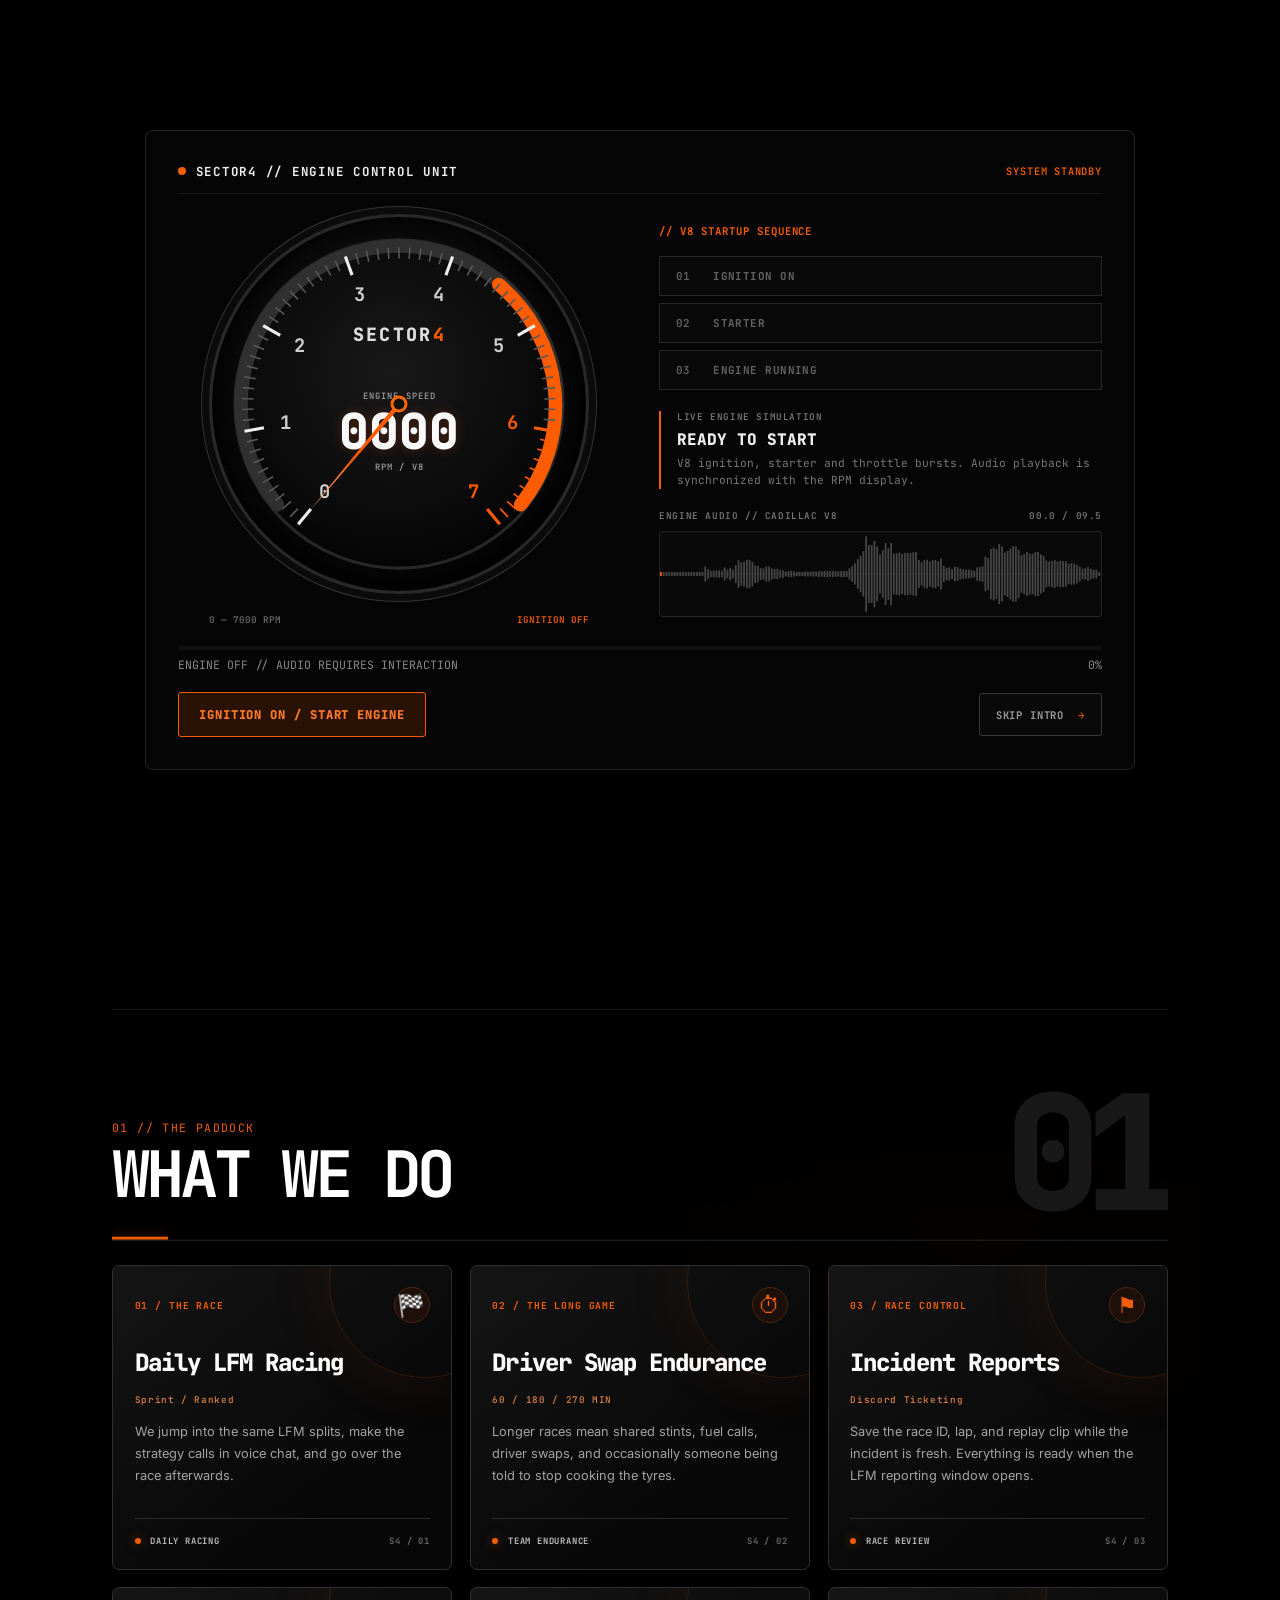
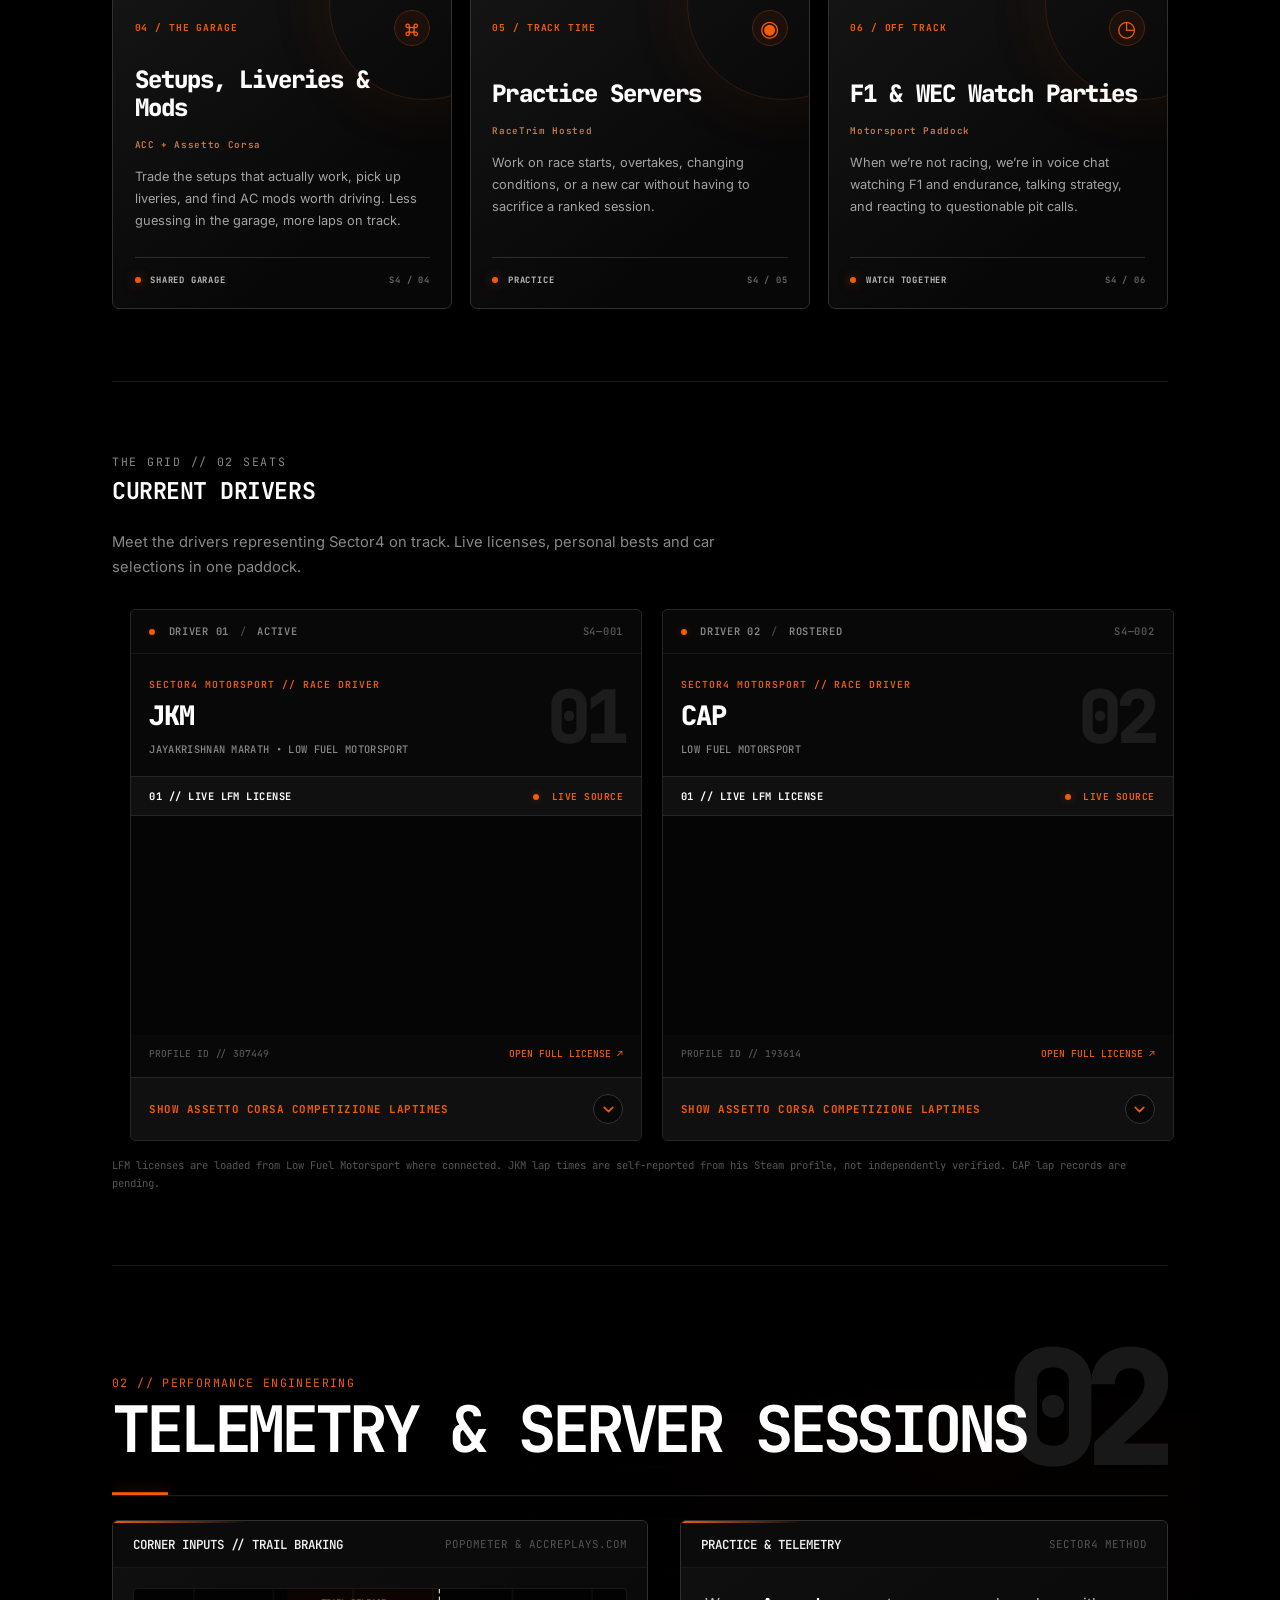
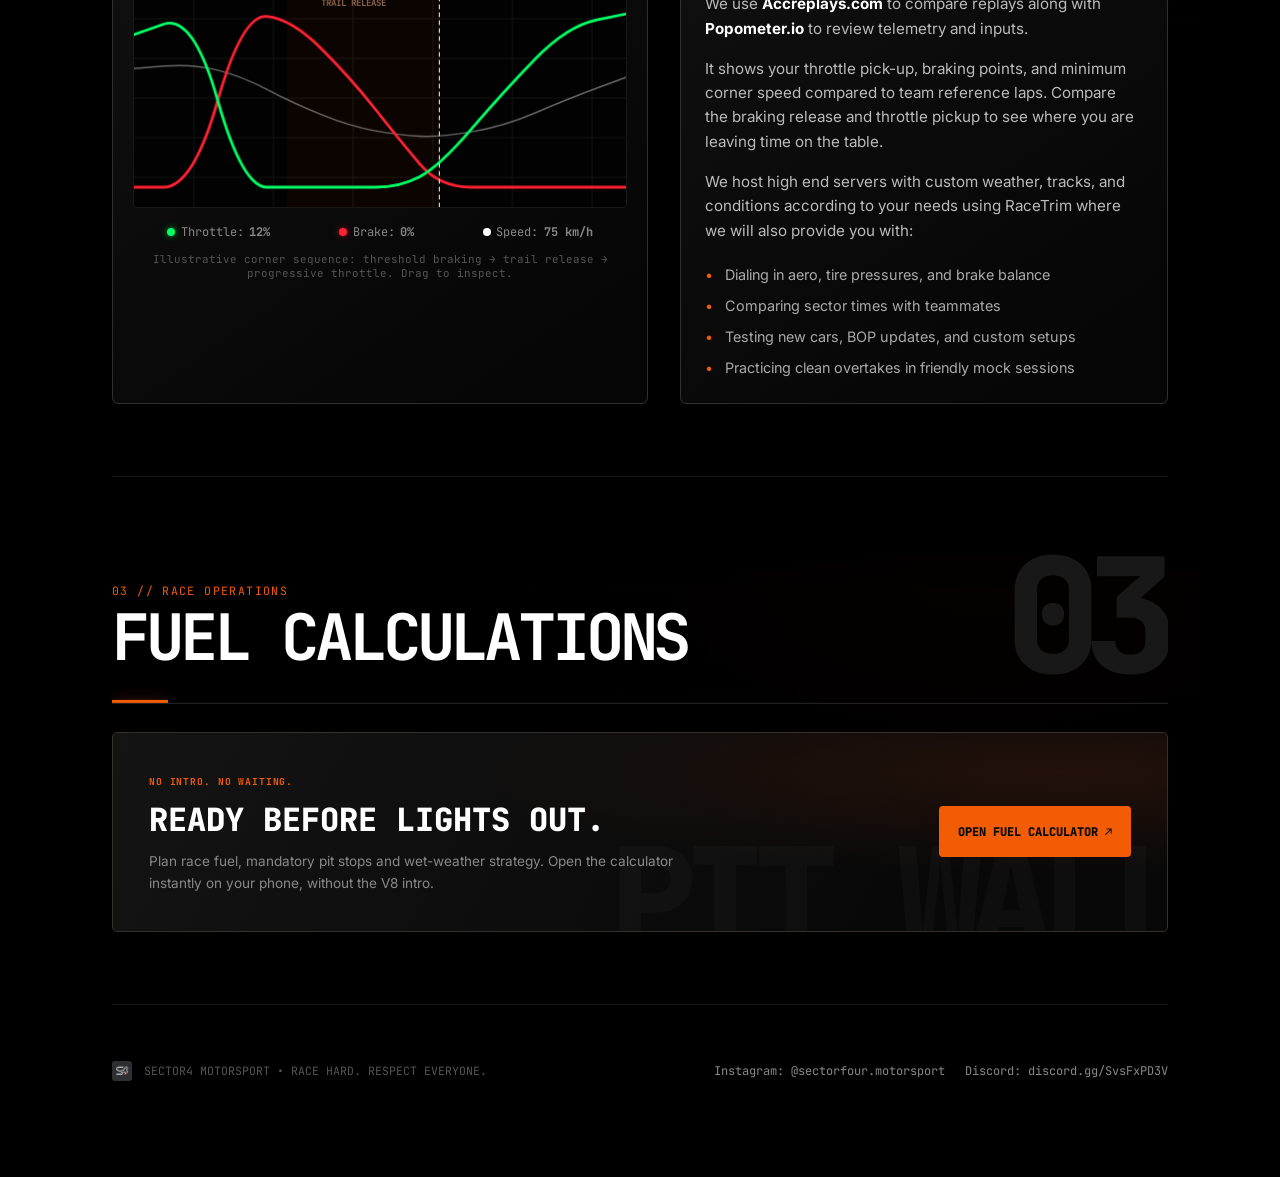
<file: S4M/index.html>
<!DOCTYPE html>
<html lang="en">
<head>
  <meta charset="UTF-8">
  <meta name="viewport" content="width=device-width, initial-scale=1.0">
  <title>Sector4 Motorsport // The Sim Racing Paddock</title>
  <link rel="icon" type="image/png" href="logo.png">
  <link rel="preconnect" href="https://fonts.googleapis.com">
  <link rel="preconnect" href="https://fonts.gstatic.com" crossorigin>
  <link href="https://fonts.googleapis.com/css2?family=JetBrains+Mono:wght@300;400;500;600;700;800;900&family=Inter:wght@300;400;500;600;700&display=swap" rel="stylesheet">
  <link rel="stylesheet" href="style.css">
</head>
<body class="loading-active">
  <div class="ambient-ribbons" aria-hidden="true"><span class="ribbon ribbon-a"></span><span class="ribbon ribbon-b"></span><span class="ribbon ribbon-c"></span></div>

  <!-- V8 cockpit intro: the supplied recording is played after a user gesture. -->
  <div id="loader-overlay" class="loader-overlay" role="dialog" aria-modal="true" aria-label="Sector4 V8 engine introduction">
    <div class="loader-content v8-loader">
      <div class="loader-hud-header">
        <div class="loader-brand"><span class="hud-blink-dot"></span><span>SECTOR4 // ENGINE CONTROL UNIT</span></div>
        <div class="v8-header-status" id="engineState">SYSTEM STANDBY</div>
      </div>
      <div class="cockpit-stage">
        <div class="tach-assembly" id="tachAssembly">
          <div class="tach-face">
            <svg class="tach-face-art" viewBox="0 0 360 360" aria-hidden="true">
              <circle cx="180" cy="180" r="158" fill="none" stroke="#272727" stroke-width="3"/>
              <path d="M 63 277 A 152 152 0 1 1 297 277" fill="none" stroke="#303030" stroke-width="13" stroke-linecap="round"/>
              <path d="M 276 65 A 152 152 0 0 1 297 277" fill="none" stroke="#ff5c00" stroke-width="13" stroke-linecap="round"/>
              <g id="tachTicks"></g><g id="tachNumbers"></g>
            </svg>
            <div class="tach-brand">SECTOR<span>4</span></div>
            <div class="tach-center"><span class="tach-label">ENGINE SPEED</span><strong id="digitalRPM">0000</strong><span class="tach-unit">RPM / V8</span></div>
            <div class="tach-needle" id="tachNeedle"></div><div class="tach-hub"></div>
          </div>
          <div class="tach-subtitle"><span>0 — 7000 RPM</span><span id="revMode">IGNITION OFF</span></div>
        </div>
        <div class="cockpit-side">
          <div class="cockpit-eyebrow">// V8 STARTUP SEQUENCE</div>
          <div class="ignition-steps"><div id="ignitionStep" class="ignition-step">01 <strong>IGNITION ON</strong></div><div id="starterStep" class="ignition-step">02 <strong>STARTER</strong></div><div id="idleStep" class="ignition-step">03 <strong>ENGINE RUNNING</strong></div></div>
          <div class="cockpit-telemetry"><span>LIVE ENGINE SIMULATION</span><strong id="cockpitStatus">READY TO START</strong><p>V8 ignition, starter and throttle bursts. Audio playback is synchronized with the RPM display.</p></div>
          <div class="audio-track-head"><span>ENGINE AUDIO // CADILLAC V8</span><span id="audioClock">00.0 / 09.5</span></div>
          <canvas id="engineWaveform" width="520" height="86" aria-label="Animated engine recording waveform"></canvas>
        </div>
      </div>
      <div class="loader-status-bar"><div class="status-track"><div id="loaderProgressBar" class="status-fill"></div></div><div class="status-label-row"><span id="loaderPhaseText">ENGINE OFF // AUDIO REQUIRES INTERACTION</span><span id="loaderPercent">0%</span></div></div>
      <div class="v8-actions">
        <button id="startV8" class="v8-start-btn" type="button">IGNITION ON / START ENGINE</button>
        <button id="showSite" class="v8-action v8-show" type="button" hidden>SHOW SITE <span aria-hidden="true">↗</span></button>
        <button id="revIt" class="v8-action v8-rev" type="button" hidden>REV IT <span aria-hidden="true">↻</span></button>
        <button id="skipIntro" class="v8-skip" type="button">SKIP INTRO <span aria-hidden="true">→</span></button>
      </div>
      <audio id="v8Recording" src="cadillac-v8.mp3" preload="metadata"></audio>
    </div>
  </div>

  <!-- Floating Right Vertical Sidebar Dock (Icons Only) -->
  <aside class="right-vertical-nav" aria-label="Quick Navigation and Platform Dock">
    <div class="dock-inner">
      <a href="#hero" class="dock-item logo-item sound-btn nav-link-btn" data-target="hero" title="Sector4 Home">
        <img src="nav-logo.png" alt="Sector4 Logo" class="dock-logo">
      </a>
      <div class="dock-divider"></div>
      
      <!-- ACC (Steering / Competizione) -->
      <button class="dock-item sound-btn nav-link-btn" data-target="row-acc" title="Assetto Corsa Competizione">
        <svg viewBox="0 0 24 24" width="20" height="20" fill="none" stroke="currentColor" stroke-width="1.8" stroke-linecap="round" stroke-linejoin="round">
          <circle cx="12" cy="12" r="9"></circle>
          <path d="M12 3v4"></path>
          <path d="M12 17v4"></path>
          <path d="m4.93 4.93 2.83 2.83"></path>
          <path d="m16.24 16.24 2.83 2.83"></path>
          <circle cx="12" cy="12" r="2.5"></circle>
        </svg>
      </button>

      <!-- AC (Assetto Corsa Racing Flag) -->
      <button class="dock-item sound-btn nav-link-btn" data-target="row-ac" title="Assetto Corsa Mods & Liveries">
        <svg viewBox="0 0 24 24" width="20" height="20" fill="none" stroke="currentColor" stroke-width="1.8" stroke-linecap="round" stroke-linejoin="round">
          <path d="M4 15s1-1 4-1 5 2 8 2 4-1 4-1V3s-1 1-4 1-5-2-8-2-4 1-4 1z"></path>
          <line x1="4" y1="22" x2="4" y2="15"></line>
        </svg>
      </button>

      <!-- 1st Button: LMU / WEC Endurance Trophy -->
      <button class="dock-item sound-btn nav-link-btn" data-target="row-endurance" title="Le Mans Ultimate / Driver Swap Endurance">
        <svg viewBox="0 0 24 24" width="20" height="20" fill="none" stroke="currentColor" stroke-width="1.8" stroke-linecap="round" stroke-linejoin="round">
          <path d="M6 9H4.5a2.5 2.5 0 0 1 0-5H6"></path>
          <path d="M18 9h1.5a2.5 2.5 0 0 0 0-5H18"></path>
          <path d="M4 22h16"></path>
          <path d="M10 14.66V17c0 .55-.45 1-1 1H7v4h10v-4h-2c-.55 0-1-.45-1-1v-2.34"></path>
          <path d="M6 4h12v5a6 6 0 0 1-12 0V4z"></path>
        </svg>
      </button>

      <!-- 2nd Button: LFM Daily Splits Stopwatch -->
      <button class="dock-item sound-btn nav-link-btn" data-target="row-lfm" title="Low Fuel Motorsport Daily Races">
        <svg viewBox="0 0 24 24" width="20" height="20" fill="none" stroke="currentColor" stroke-width="1.8" stroke-linecap="round" stroke-linejoin="round">
          <circle cx="12" cy="13" r="8"></circle>
          <path d="M12 9v4l2.5 2.5"></path>
          <path d="M5 3 2 6"></path>
          <path d="m22 6-3-3"></path>
          <path d="M12 2v2"></path>
        </svg>
      </button>

      <!-- 3rd Button: F1 / Paddock Speed Gauge -->
      <button class="dock-item sound-btn nav-link-btn" data-target="row-f1" title="EA Sports F1 & Watch Parties">
        <svg viewBox="0 0 24 24" width="20" height="20" fill="none" stroke="currentColor" stroke-width="1.8" stroke-linecap="round" stroke-linejoin="round">
          <path d="M12 14v-4"></path>
          <path d="M3.34 17a10 10 0 1 1 17.32 0"></path>
        </svg>
      </button>

      <div class="dock-divider"></div>

      <button class="dock-item sound-btn nav-link-btn" data-target="current-drivers" title="Current Drivers" aria-label="Current Drivers">
        <svg viewBox="0 0 24 24" width="20" height="20" fill="none" stroke="currentColor" stroke-width="1.8" stroke-linecap="round" stroke-linejoin="round"><circle cx="9" cy="8" r="3"/><path d="M3 20v-2a6 6 0 0 1 12 0v2"/><path d="M17 11h5M19.5 8.5v5"/></svg>
      </button>

      <!-- Telemetry Section Jump -->
      <button class="dock-item sound-btn nav-link-btn" data-target="paddock" title="Telemetry & Accreplays.com">
        <svg viewBox="0 0 24 24" width="20" height="20" fill="none" stroke="currentColor" stroke-width="1.8" stroke-linecap="round" stroke-linejoin="round">
          <polyline points="22 12 18 12 15 21 9 3 6 12 2 12"></polyline>
        </svg>
      </button>

      <!-- Fuel Calculator Jump -->
      <a href="fuel.html" class="dock-item sound-btn" title="Fuel Calculations — quick access" aria-label="Open Fuel Calculations">
        <svg viewBox="0 0 24 24" width="20" height="20" fill="none" stroke="currentColor" stroke-width="1.8" stroke-linecap="round" stroke-linejoin="round">
          <path d="M3 22h12"></path>
          <path d="M4 9h10"></path>
          <path d="M14 22V4a2 2 0 0 0-2-2H6a2 2 0 0 0-2 2v18"></path>
          <path d="M14 13h2a2 2 0 0 1 2 2v2a2 2 0 0 0 2 2h0a2 2 0 0 0 2-2V9.83a2 2 0 0 0-.59-1.42L18 5"></path>
        </svg>
      </a>

      <div class="dock-divider"></div>

      <!-- Instagram External Link -->
      <a href="https://instagram.com/sectorfour.motorsport" target="_blank" rel="noopener noreferrer" class="dock-item sound-btn instagram-dock" title="Instagram: @sectorfour.motorsport">
        <svg viewBox="0 0 24 24" width="20" height="20" fill="none" stroke="currentColor" stroke-width="1.8" stroke-linecap="round" stroke-linejoin="round">
          <rect x="2" y="2" width="20" height="20" rx="5" ry="5"></rect>
          <path d="M16 11.37A4 4 0 1 1 12.63 8 4 4 0 0 1 16 11.37z"></path>
          <line x1="17.5" y1="6.5" x2="17.51" y2="6.5"></line>
        </svg>
      </a>

      <!-- Discord External Link -->
      <a href="https://discord.gg/SvsFxPD3V" target="_blank" rel="noopener noreferrer" class="dock-item sound-btn discord-dock" title="Join Sector4 Discord">
        <svg viewBox="0 0 24 24" width="20" height="20" fill="currentColor">
          <path d="M20.317 4.37a19.791 19.791 0 0 0-4.885-1.515.074.074 0 0 0-.079.037c-.21.375-.444.864-.608 1.25a18.27 18.27 0 0 0-5.487 0 12.64 12.64 0 0 0-.617-1.25.077.077 0 0 0-.079-.037A19.736 19.736 0 0 0 3.677 4.37a.07.07 0 0 0-.032.027C.533 9.046-.32 13.58.099 18.057a.082.082 0 0 0 .031.057 19.9 19.9 0 0 0 5.993 3.03.078.078 0 0 0 .084-.028 14.09 14.09 0 0 0 1.226-1.994.076.076 0 0 0-.041-.106 13.107 13.107 0 0 1-1.872-.892.077.077 0 0 1-.008-.128 10.2 10.2 0 0 0 .372-.292.074.074 0 0 1 .077-.01c3.929 1.793 8.18 1.793 12.061 0a.074.074 0 0 1 .078.01c.12.098.246.198.373.292a.077.077 0 0 1-.006.127 12.299 12.299 0 0 1-1.873.894.077.077 0 0 0-.041.107c.36.698.772 1.362 1.225 1.993a.076.076 0 0 0 .084.028 19.839 19.839 0 0 0 6.002-3.03.077.077 0 0 0 .032-.054c.5-5.177-.838-9.674-3.549-13.66a.061.061 0 0 0-.031-.028zM8.02 15.33c-1.183 0-2.157-1.085-2.157-2.419 0-1.333.956-2.419 2.157-2.419 1.21 0 2.176 1.096 2.157 2.42 0 1.333-.956 2.418-2.157 2.418zm7.975 0c-1.183 0-2.157-1.085-2.157-2.419 0-1.333.955-2.419 2.157-2.419 1.21 0 2.176 1.096 2.157 2.42 0 1.333-.946 2.418-2.157 2.418z"/>
        </svg>
      </a>
    </div>
  </aside>

  <main class="page-container">

    <!-- Hero Section: Centered Big Text with Kinetic Reveal Animation -->
    <section class="hero-section" id="hero">
      
      <div class="hero-center-header" id="heroDepthField">
        <div class="hero-decor hero-decor-left" aria-hidden="true"><span>SECTOR4 / GRID REF 04</span><span>EST. FOR THE PADDOCK</span></div>
        <div class="hero-decor hero-decor-right" aria-hidden="true"><span>00:00:04</span><span>RACING / COMMUNITY / TELEMETRY</span></div>
        <div class="hero-race-orbit" aria-hidden="true"><span></span><span></span><span></span><span></span></div>
        <div class="block-typography-wrapper">
          <h1 class="block-title animate-title" id="mainBlockTitle">
            <span class="word-sector">SECTOR</span> <span class="word-four">4<span class="hero-four-stroke" aria-hidden="true"></span></span>
          </h1>
          <div class="block-subtitle animate-sub">MOTORSPORT</div>
        </div>
        <div class="hero-telemetry-strip" aria-hidden="true"><span>S4 // MOTORSPORT</span><i></i><span>SIM RACING PADDOCK</span><i></i><span>EST. ON TRACK</span></div>
        <div class="hero-tagline animate-fade">
          <span class="tagline-dot"></span>
          <span>THE SIM RACING PADDOCK</span>
        </div>
      </div>

      <!-- Centered Action Box & Buttons -->
      <div class="hero-center-actions animate-fade-delay">
        <div class="terminal-action-box">
          <div class="terminal-buttons">
            <a href="https://discord.gg/SvsFxPD3V" target="_blank" rel="noopener noreferrer" class="btn btn-primary sound-btn">
              <svg width="18" height="18" viewBox="0 0 24 24" fill="currentColor"><path d="M20.317 4.37a19.791 19.791 0 0 0-4.885-1.515.074.074 0 0 0-.079.037c-.21.375-.444.864-.608 1.25a18.27 18.27 0 0 0-5.487 0 12.64 12.64 0 0 0-.617-1.25.077.077 0 0 0-.079-.037A19.736 19.736 0 0 0 3.677 4.37a.07.07 0 0 0-.032.027C.533 9.046-.32 13.58.099 18.057a.082.082 0 0 0 .031.057 19.9 19.9 0 0 0 5.993 3.03.078.078 0 0 0 .084-.028 14.09 14.09 0 0 0 1.226-1.994.076.076 0 0 0-.041-.106 13.107 13.107 0 0 1-1.872-.892.077.077 0 0 1-.008-.128 10.2 10.2 0 0 0 .372-.292.074.074 0 0 1 .077-.01c3.929 1.793 8.18 1.793 12.061 0a.074.074 0 0 1 .078.01c.12.098.246.198.373.292a.077.077 0 0 1-.006.127 12.299 12.299 0 0 1-1.873.894.077.077 0 0 0-.041.107c.36.698.772 1.362 1.225 1.993a.076.076 0 0 0 .084.028 19.839 19.839 0 0 0 6.002-3.03.077.077 0 0 0 .032-.054c.5-5.177-.838-9.674-3.549-13.66a.061.061 0 0 0-.031-.028zM8.02 15.33c-1.183 0-2.157-1.085-2.157-2.419 0-1.333.956-2.419 2.157-2.419 1.21 0 2.176 1.096 2.157 2.42 0 1.333-.956 2.418-2.157 2.418zm7.975 0c-1.183 0-2.157-1.085-2.157-2.419 0-1.333.955-2.419 2.157-2.419 1.21 0 2.176 1.096 2.157 2.42 0 1.333-.946 2.418-2.157 2.418z"/></svg>
              <span>Join Discord</span>
            </a>
            <button class="btn btn-secondary sound-btn nav-link-btn" data-target="what-we-do">
              <span>Know about us</span>
            </button>
          </div>
          <div class="terminal-copy-hint">
            <code>discord.gg/SvsFxPD3V</code>
            <button class="copy-link-btn sound-btn" id="copyBtn" title="Copy Discord Invite">
              <svg width="14" height="14" viewBox="0 0 24 24" fill="none" stroke="currentColor" stroke-width="2"><rect x="9" y="9" width="13" height="13" rx="2" ry="2"></rect><path d="M5 15H4a2 2 0 0 1-2-2V4a2 2 0 0 1 2-2h9a2 2 0 0 1 2 2v1"></path></svg>
            </button>
          </div>
        </div>
        <a class="hero-fuel-direct" href="fuel.html" aria-label="Open race fuel calculator immediately"><span class="fuel-pill-dot"></span> FUEL CALCULATIONS <span aria-hidden="true">↗</span></a>
      </div>

      <div class="hero-desc-centered animate-fade-delay2">
        <p class="lead-text">
          Most evenings you'll find us racing LFM splits, chasing a better lap, or figuring out who forgot to brake for Turn 1. We race ACC and Assetto Corsa, from quick sprints to long stints with driver swaps.
        </p>
        <p class="sub-text">
          Between races, we're swapping setups, checking telemetry, or arguing about F1 and WEC in voice chat. Race hard, race fair, and you're one of us.
        </p>
      </div>

    </section>

    <!-- What We Do Section -->
    <section class="section-container s4-chapter s4-chapter-activities" id="what-we-do">
      <div class="section-header">
        <div class="section-tag">01 // THE PADDOCK</div>
        <h2 class="section-title">WHAT WE DO</h2>
      </div>

      <div class="activity-grid" aria-label="Sector4 paddock activities">
        <article class="activity-tile s4-entrance" id="row-lfm"><div class="activity-tile-top"><span>01 / THE RACE</span><span class="activity-symbol" aria-hidden="true">🏁</span></div><div class="activity-tile-body"><h3>Daily LFM Racing</h3><span class="activity-category">Sprint / Ranked</span><p>We jump into the same LFM splits, make the strategy calls in voice chat, and go over the race afterwards.</p></div><div class="activity-tile-bottom"><span class="activity-state-dot" aria-hidden="true"></span>DAILY RACING<span class="activity-tile-index">S4 / 01</span></div></article>
        <article class="activity-tile s4-entrance" id="row-endurance"><div class="activity-tile-top"><span>02 / THE LONG GAME</span><span class="activity-symbol" aria-hidden="true">⏱</span></div><div class="activity-tile-body"><h3>Driver Swap Endurance</h3><span class="activity-category">60 / 180 / 270 MIN</span><p>Longer races mean shared stints, fuel calls, driver swaps, and occasionally someone being told to stop cooking the tyres.</p></div><div class="activity-tile-bottom"><span class="activity-state-dot" aria-hidden="true"></span>TEAM ENDURANCE<span class="activity-tile-index">S4 / 02</span></div></article>
        <article class="activity-tile s4-entrance" id="row-tickets"><div class="activity-tile-top"><span>03 / RACE CONTROL</span><span class="activity-symbol" aria-hidden="true">⚑</span></div><div class="activity-tile-body"><h3>Incident Reports</h3><span class="activity-category">Discord Ticketing</span><p>Save the race ID, lap, and replay clip while the incident is fresh. Everything is ready when the LFM reporting window opens.</p></div><div class="activity-tile-bottom"><span class="activity-state-dot" aria-hidden="true"></span>RACE REVIEW<span class="activity-tile-index">S4 / 03</span></div></article>
        <article class="activity-tile s4-entrance" id="row-ac"><div class="activity-tile-top"><span>04 / THE GARAGE</span><span class="activity-symbol" aria-hidden="true">⌘</span></div><div class="activity-tile-body"><h3>Setups, Liveries & Mods</h3><span class="activity-category">ACC + Assetto Corsa</span><p>Trade the setups that actually work, pick up liveries, and find AC mods worth driving. Less guessing in the garage, more laps on track.</p></div><div class="activity-tile-bottom"><span class="activity-state-dot" aria-hidden="true"></span>SHARED GARAGE<span class="activity-tile-index">S4 / 04</span></div></article>
        <article class="activity-tile s4-entrance" id="row-acc"><div class="activity-tile-top"><span>05 / TRACK TIME</span><span class="activity-symbol" aria-hidden="true">◉</span></div><div class="activity-tile-body"><h3>Practice Servers</h3><span class="activity-category">RaceTrim Hosted</span><p>Work on race starts, overtakes, changing conditions, or a new car without having to sacrifice a ranked session.</p></div><div class="activity-tile-bottom"><span class="activity-state-dot" aria-hidden="true"></span>PRACTICE<span class="activity-tile-index">S4 / 05</span></div></article>
        <article class="activity-tile s4-entrance" id="row-f1"><div class="activity-tile-top"><span>06 / OFF TRACK</span><span class="activity-symbol" aria-hidden="true">◷</span></div><div class="activity-tile-body"><h3>F1 & WEC Watch Parties</h3><span class="activity-category">Motorsport Paddock</span><p>When we’re not racing, we’re in voice chat watching F1 and endurance, talking strategy, and reacting to questionable pit calls.</p></div><div class="activity-tile-bottom"><span class="activity-state-dot" aria-hidden="true"></span>WATCH TOGETHER<span class="activity-tile-index">S4 / 06</span></div></article>
      </div>
    </section>

    <!-- Current Drivers: black terminal-inspired cards match the site's existing panels. -->
    <section class="section-container" id="current-drivers" aria-labelledby="current-drivers-heading">
      <div class="section-header">
        <div class="section-tag">THE GRID // 02 SEATS</div>
        <h2 class="section-title" id="current-drivers-heading">CURRENT DRIVERS</h2>
      </div>
      <p class="drivers-intro">Meet the drivers representing Sector4 on track. Live licenses, personal bests and car selections in one paddock.</p>
      <div class="drivers-grid">
        <article class="driver-card" aria-labelledby="driver-jk-name">
          <div class="driver-topline"><span><span class="driver-signal" aria-hidden="true"></span> DRIVER 01 <span class="driver-sep">/</span> ACTIVE</span><span class="driver-id">S4—001</span></div>
          <div class="driver-identity"><div><div class="driver-overline">SECTOR4 MOTORSPORT // RACE DRIVER</div><h3 id="driver-jk-name">JKM</h3><div class="driver-subtitle">JAYAKRISHNAN MARATH <span aria-hidden="true">•</span> LOW FUEL MOTORSPORT</div></div><span class="driver-number" aria-hidden="true">01</span></div>
          <div class="driver-block-head"><span>01 // LIVE LFM LICENSE</span><span class="live-indicator"><span class="pulse-dot" aria-hidden="true"></span> LIVE SOURCE</span></div>
          <div class="license-viewport">
            <iframe id="jk-lfm-license" title="Jayakrishnan's live Low Fuel Motorsport license" loading="lazy" scrolling="no" referrerpolicy="no-referrer" sandbox="allow-scripts allow-same-origin" src="https://api.lowfuelmotorsport.de/lfmlicense/307449"></iframe>
          </div>
          <div class="license-caption"><span>PROFILE ID // 307449</span><a href="https://api.lowfuelmotorsport.de/lfmlicense/307449" target="_blank" rel="noopener noreferrer">OPEN FULL LICENSE ↗</a></div>
          <details class="driver-laps"><summary class="driver-laps-toggle"><span class="lap-toggle-text">SHOW ASSETTO CORSA COMPETIZIONE LAPTIMES</span><span class="lap-chevron" aria-hidden="true"><svg viewBox="0 0 24 24" width="17" height="17" fill="none" stroke="currentColor" stroke-width="2.2" stroke-linecap="round" stroke-linejoin="round"><path d="m6 9 6 6 6-6"/></svg></span></summary><div class="driver-table-wrap"><table class="driver-lap-table"><thead><tr><th>CAR</th><th>TRACK</th><th class="lap-time-col">BEST LAP</th></tr></thead><tbody><tr><td>McLaren 720S GT3 Evo</td><td>Brands Hatch</td><td class="lap-time-col">1:24.317</td></tr><tr><td>BMW M4 GT3</td><td>Spa-Francorchamps Tuning/GP</td><td class="lap-time-col">1:18.200</td></tr><tr><td>BMW M4 GT3</td><td>Nürburgring GP</td><td class="lap-time-col">1:55:500</td></tr><tr><td>BMW M4 GT3</td><td>Mount Panorama</td><td class="lap-time-col">2:03.500</td></tr><tr><td>Huracán GT3 EVO2</td><td>Laguna Seca</td><td class="lap-time-col">1:22.000</td></tr><tr><td>BMW M4 GT3</td><td>Suzuka GP</td><td class="lap-time-col">2:05.322</td></tr><tr><td>McLaren 720S GT3 Evo</td><td>Kyalami Grand Prix Circuit</td><td class="lap-time-col">1:45.637</td></tr><tr><td>Huracán GT3 EVO2</td><td>Misano</td><td class="lap-time-col">1:47:00</td></tr><tr><td>Huracán GT3 EVO2</td><td>Valencia</td><td class="lap-time-col">1:32:00</td></tr><tr><td>BMW M4 GT3</td><td>Paul Ricard</td><td class="lap-time-col">1:55:00</td></tr></tbody></table></div><div class="driver-foot"><span>LAP RECORDS // 10 PERSONAL BESTS</span><span>SECTOR4 PADDOCK</span></div></details>
        </article>
        <article class="driver-card" aria-labelledby="driver-cap-name">
          <div class="driver-topline"><span><span class="driver-signal" aria-hidden="true"></span> DRIVER 02 <span class="driver-sep">/</span> ROSTERED</span><span class="driver-id">S4—002</span></div>
          <div class="driver-identity"><div><div class="driver-overline">SECTOR4 MOTORSPORT // RACE DRIVER</div><h3 id="driver-cap-name">CAP</h3><div class="driver-subtitle">LOW FUEL MOTORSPORT</div></div><span class="driver-number" aria-hidden="true">02</span></div>
          <div class="driver-block-head"><span>01 // LIVE LFM LICENSE</span><span class="live-indicator"><span class="pulse-dot" aria-hidden="true"></span> LIVE SOURCE</span></div>
          <div class="license-viewport"><iframe id="cap-lfm-license" title="CAP live Low Fuel Motorsport license" loading="lazy" scrolling="no" referrerpolicy="no-referrer" sandbox="allow-scripts allow-same-origin" src="https://api.lowfuelmotorsport.de/lfmlicense/193614"></iframe></div>
          <div class="license-caption"><span>PROFILE ID // 193614</span><a href="https://api.lowfuelmotorsport.de/lfmlicense/193614" target="_blank" rel="noopener noreferrer">OPEN FULL LICENSE ↗</a></div>
          <details class="driver-laps"><summary class="driver-laps-toggle"><span class="lap-toggle-text">SHOW ASSETTO CORSA COMPETIZIONE LAPTIMES</span><span class="lap-chevron" aria-hidden="true"><svg viewBox="0 0 24 24" width="17" height="17" fill="none" stroke="currentColor" stroke-width="2.2" stroke-linecap="round" stroke-linejoin="round"><path d="m6 9 6 6 6-6"/></svg></span></summary><div class="driver-table-wrap"><table class="driver-lap-table"><thead><tr><th>CAR</th><th>TRACK</th><th class="lap-time-col">BEST LAP</th></tr></thead><tbody><tr><td colspan="3" class="empty-records">Lap times and car details will be added after review.</td></tr></tbody></table></div><div class="driver-foot"><span>LAP RECORDS // PENDING</span><span>SECTOR4 PADDOCK</span></div></details>
        </article>
      </div>
      <p class="drivers-source-note">LFM licenses are loaded from Low Fuel Motorsport where connected. JKM lap times are self-reported from his Steam profile, not independently verified. CAP lap records are pending.</p>
    </section>

    <!-- Telemetry & Replay Section -->
    <section class="section-container s4-chapter s4-chapter-paddock" id="paddock">
      <div class="section-header">
        <div class="section-tag">02 // PERFORMANCE ENGINEERING</div>
        <h2 class="section-title">TELEMETRY & SERVER SESSIONS</h2>
      </div>

      <div class="two-col-layout">
        
        <div class="panel-box">
          <div class="panel-box-header">
            <span class="box-title">CORNER INPUTS // TRAIL BRAKING</span>
            <span class="box-badge">POPOMETER & ACCREPLAYS.COM</span>
          </div>
          
          <div class="graph-wrapper">
            <canvas id="telemetryCanvas" width="600" height="260"></canvas>
            <div class="scrubber-legend">
              <span class="legend-item"><span class="dot throttle-dot"></span> Throttle: <strong id="valThrottle">0%</strong></span>
              <span class="legend-item"><span class="dot brake-dot"></span> Brake: <strong id="valBrake">0%</strong></span>
              <span class="legend-item"><span class="dot speed-dot"></span> Speed: <strong id="valSpeed">0 km/h</strong></span>
            </div>
            <div class="scrub-instruction">Illustrative corner sequence: threshold braking → trail release → progressive throttle. Drag to inspect.</div>
          </div>
        </div>

        <div class="panel-box">
          <div class="panel-box-header">
            <span class="box-title">PRACTICE & TELEMETRY</span>
            <span class="box-badge">SECTOR4 METHOD</span>
          </div>

          <div class="panel-body-text">
            <p>
              We use <strong>Accreplays.com</strong> to compare replays along with <strong>Popometer.io</strong> to review telemetry and inputs.
            </p>
            <p>
              It shows your throttle pick-up, braking points, and minimum corner speed compared to team reference laps. Compare the braking release and throttle pickup to see where you are leaving time on the table.
            </p>
            <p>
              We host high end servers with custom weather, tracks, and conditions according to your needs using RaceTrim where we will also provide you with:
            </p>
            <ul class="plain-bullet-list">
              <li>Dialing in aero, tire pressures, and brake balance</li>
              <li>Comparing sector times with teammates</li>
              <li>Testing new cars, BOP updates, and custom setups</li>
              <li>Practicing clean overtakes in friendly mock sessions</li>
            </ul>
          </div>
        </div>

      </div>
    </section>

    <!-- Fast, standalone calculator. Loads directly without the V8 intro. -->
    <section class="section-container s4-chapter s4-chapter-fuel" id="fuel-planner">
      <div class="section-header"><div class="section-tag">03 // RACE OPERATIONS</div><h2 class="section-title">FUEL CALCULATIONS</h2></div>
      <div class="fuel-launch-card"><div><span class="fuel-launch-kicker">NO INTRO. NO WAITING.</span><h3>READY BEFORE LIGHTS OUT.</h3><p>Plan race fuel, mandatory pit stops and wet-weather strategy. Open the calculator instantly on your phone, without the V8 intro.</p></div><a href="fuel.html" class="fuel-launch-button">OPEN FUEL CALCULATOR <span aria-hidden="true">↗</span></a></div>
    </section>

    <!-- Footer -->
    <footer class="site-footer s4-chapter-footer">
      <div class="footer-left">
        <img src="logo.png" alt="Sector4 Logo" class="footer-logo">
        <span class="footer-copy">SECTOR4 MOTORSPORT • RACE HARD. RESPECT EVERYONE.</span>
      </div>
      <div class="footer-right">
        <a href="https://instagram.com/sectorfour.motorsport" target="_blank" rel="noopener noreferrer" class="footer-link sound-btn">
          <span>Instagram: @sectorfour.motorsport</span>
        </a>
        <a href="https://discord.gg/SvsFxPD3V" target="_blank" rel="noopener noreferrer" class="footer-link sound-btn">
          <span>Discord: discord.gg/SvsFxPD3V</span>
        </a>
      </div>
    </footer>

  </main>

  <script src="app.js"></script>
</body>
</html>
</file>
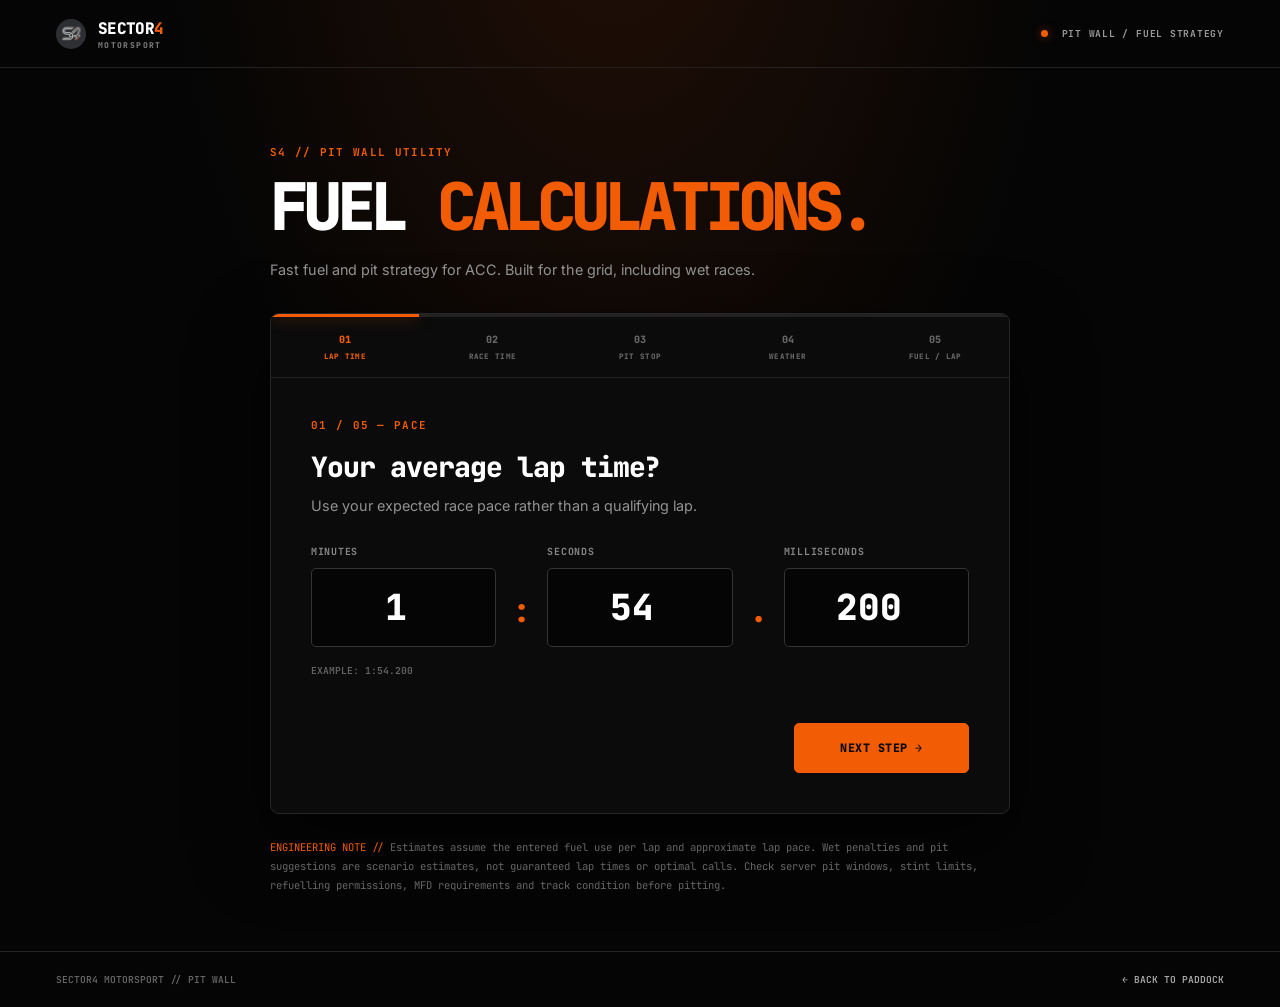
<file: S4M/fuel.html>
<!DOCTYPE html>
<html lang="en">
<head>
  <meta charset="UTF-8"><meta name="viewport" content="width=device-width,initial-scale=1,viewport-fit=cover">
  <meta name="theme-color" content="#050505"><meta name="description" content="Fast pre-race ACC fuel calculator from Sector4 Motorsport">
  <title>Fuel Calculations // Sector4 Motorsport</title>
  <link rel="icon" type="image/png" href="logo.png">
  <link rel="preconnect" href="https://fonts.googleapis.com"><link rel="preconnect" href="https://fonts.gstatic.com" crossorigin>
  <link href="https://fonts.googleapis.com/css2?family=JetBrains+Mono:wght@400;500;600;700;800;900&family=Inter:wght@400;500;600;700;800&display=swap" rel="stylesheet">
  <link rel="stylesheet" href="fuel.css">
  <script src="fuel.js" defer></script>
</head>
<body>
  <header class="fuel-header">
    <a href="index.html" class="fuel-brand" aria-label="Back to Sector4 Motorsport"><img src="logo.png" alt=""><span>SECTOR<span class="orange">4</span> <small>MOTORSPORT</small></span></a>
    <span class="header-tag"><span class="live-dot"></span> PIT WALL / FUEL STRATEGY</span>
  </header>
  <main class="fuel-shell">
    <div class="fuel-intro"><span class="eyebrow">S4 // PIT WALL UTILITY</span><h1>FUEL <span>CALCULATIONS.</span></h1><p>Fast fuel and pit strategy for ACC. Built for the grid, including wet races.</p></div>
    <div class="workflow" aria-label="Fuel calculation steps">
      <div class="step-track"><span class="step-track-bar" id="stepProgress"></span></div>
      <nav class="step-nav" aria-label="Calculation progress"><span class="step-indicator current" data-num="1">01 <small>LAP TIME</small></span><span class="step-indicator" data-num="2">02 <small>RACE TIME</small></span><span class="step-indicator" data-num="3">03 <small>PIT STOP</small></span><span class="step-indicator" data-num="4">04 <small>WEATHER</small></span><span class="step-indicator" data-num="5">05 <small>FUEL / LAP</small></span></nav>
      <form id="fuelForm" novalidate>
        <section class="fuel-step active" data-step="1" aria-labelledby="lapHeading">
          <div class="question-id">01 / 05 — PACE</div><h2 id="lapHeading">Your average lap time?</h2><p class="step-help">Use your expected race pace rather than a qualifying lap.</p>
          <div class="number-row lap-row"><label>MINUTES<input id="lapMinutes" name="lapMinutes" type="number" min="0" max="59" value="1" required inputmode="numeric"></label><span class="separator">:</span><label>SECONDS<input id="lapSeconds" name="lapSeconds" type="number" min="0" max="59" value="54" required inputmode="numeric"></label><span class="separator">.</span><label>MILLISECONDS<input id="lapMillis" name="lapMillis" type="number" min="0" max="999" value="200" required inputmode="numeric"></label></div>
          <p class="input-example">EXAMPLE: 1:54.200</p>
        </section>
        <section class="fuel-step" data-step="2" aria-labelledby="raceHeading" hidden>
          <div class="question-id">02 / 05 — SESSION</div><h2 id="raceHeading">How long is the race?</h2><p class="step-help">Enter scheduled race time. Timed races can include an additional lap.</p>
          <label class="field-caption" for="racePreset">QUICK RACE DURATION</label>
          <select id="racePreset" class="preset-select" aria-label="Select a common race duration"><option value="custom">CUSTOM / ENTER BELOW</option><option value="15">15 MIN / SHORT SPRINT</option><option value="25" selected>25 MIN / GT3 SPRINT EXAMPLE</option><option value="45">45 MIN / GT3 RACE EXAMPLE</option><option value="60">60 MIN / PRIME EXAMPLE</option><option value="90">90 MIN / LONG RACE</option><option value="180">180 MIN / ENDURANCE</option><option value="270">270 MIN / ENDURANCE</option></select>
          <p class="race-rules-note">Durations are convenient examples, not a live LFM calendar. Pit rules and windows depend on your selected series and session.</p>
          <div class="number-row"><label>HOURS<input id="raceHours" type="number" min="0" max="24" value="0" required inputmode="numeric"></label><span class="separator">:</span><label>MINUTES<input id="raceMinutes" type="number" min="0" max="59" value="25" required inputmode="numeric"></label><span class="separator">:</span><label>SECONDS<input id="raceSeconds" type="number" min="0" max="59" value="0" required inputmode="numeric"></label></div>
          <p class="input-example">EXAMPLE: 00:25:00</p>
        </section>
        <section class="fuel-step" data-step="3" aria-labelledby="pitHeading" hidden>
          <div class="question-id">03 / 05 — RACE RULES</div><h2 id="pitHeading">Mandatory pit stop?</h2>
          <p class="step-help">ACC servers can require a stop, a tyre change or refuelling. Check your race rules.</p>
          <div class="choice-row" role="group" aria-label="Mandatory pit stop"><label class="choice-pill"><input type="radio" name="mandatory" value="yes"> YES</label><label class="choice-pill"><input type="radio" name="mandatory" value="no" checked> NO</label></div>
          <div class="conditional-fields" id="pitRulesFields" hidden>
            <label class="field-caption" for="pitWindowStart">PIT WINDOW (OPTIONAL, MINUTES INTO RACE)</label>
            <div class="split-inputs"><label>OPENS<input type="number" id="pitWindowStart" min="0" max="1440" step="1" placeholder="e.g. 10" inputmode="numeric"></label><label>CLOSES<input type="number" id="pitWindowEnd" min="0" max="1440" step="1" placeholder="e.g. 20" inputmode="numeric"></label></div>
            <label class="check-line"><input type="checkbox" id="refuelAllowed" checked> Refuelling permitted by this race</label>
            <p class="input-example">If refuelling is prohibited, carry all fuel at the start. A mandatory stop does not automatically mean refuelling is allowed.</p>
          </div>
        </section>
        <section class="fuel-step" data-step="4" aria-labelledby="weatherHeading" hidden>
          <div class="question-id">04 / 05 — CONDITIONS</div><h2 id="weatherHeading">Wet race?</h2>
          <p class="step-help">Rain affects lap pace, fuel needs per timed race and tyre decisions. Choose your expected conditions.</p>
          <div class="choice-row" role="group" aria-label="Wet race"><label class="choice-pill"><input type="radio" name="wetRace" value="no" checked> NO / DRY</label><label class="choice-pill"><input type="radio" name="wetRace" value="yes"> YES / RAIN</label></div>
          <div class="conditional-fields" id="rainFields" hidden>
            <label class="field-caption" for="rainIntensity">EXPECTED RAIN INTENSITY</label>
            <select id="rainIntensity"><option value="light">LIGHT RAIN (+9s / lap)</option><option value="medium">MEDIUM RAIN (+15s / lap)</option><option value="heavy">HEAVY RAIN (+24s / lap)</option></select>
            <p class="input-example">These are editable planning assumptions, not fixed ACC pace penalties. Rain varies by circuit, tyre, grip and driver.</p>
            <label class="field-caption" for="rainExtraSeconds">ADJUSTED LAP-TIME PENALTY (SECONDS)</label>
            <input type="number" id="rainExtraSeconds" min="0" max="180" step="0.5" value="9" inputmode="decimal">
          </div>
        </section>
        <section class="fuel-step" data-step="5" aria-labelledby="consumptionHeading" hidden>
          <div class="question-id">05 / 05 — CONSUMPTION</div><h2 id="consumptionHeading">Litres per lap?</h2><p class="step-help">Enter your measured average consumption in ACC.</p>
          <div class="number-row one-input"><label>LITRES / LAP<input id="litresPerLap" type="number" min="0.01" max="30" step="0.01" value="2.85" required inputmode="decimal"></label><span class="unit">L / LAP</span></div>
          <div class="buffer-row"><label for="extraLaps">EXTRA LAPS FOR SAFETY</label><div class="buffer-controls"><button type="button" id="minusBuffer" aria-label="Remove one extra lap">−</button><output id="bufferDisplay" for="extraLaps">1</output><button type="button" id="plusBuffer" aria-label="Add one extra lap">+</button></div><input type="hidden" id="extraLaps" value="1"></div>
          <p class="input-example">EXTRA LAPS INCLUDE YOUR CHOSEN SAFETY / FORMATION MARGIN.</p>
        </section>
        <div class="form-error" id="fuelError" role="alert" aria-live="polite"></div>
        <div class="form-actions"><button class="back-button" id="backStep" type="button" hidden>← BACK</button><button class="next-button" id="nextStep" type="submit">NEXT STEP <span aria-hidden="true">→</span></button></div>
      </form>
      <section class="fuel-results" id="fuelResults" hidden aria-live="polite">
        <span class="result-kicker"><span class="live-dot"></span> CALCULATION COMPLETE</span>
        <h2>YOUR RACE FUEL.</h2>
        <div class="fuel-hero-result"><div><span>RECOMMENDED FUEL</span><strong id="safeFuel">--</strong></div><span class="litres-unit">L</span></div>
        <div class="result-grid"><div><span>RACE FUEL ONLY</span><strong id="minimumFuel">-- L</strong></div><div><span>EXPECTED RACE LAPS</span><strong id="raceLaps">--</strong></div><div><span>BUFFER LAPS</span><strong id="bufferLaps">1</strong></div><div><span>TOTAL FUELLED LAPS</span><strong id="fuelLaps">--</strong></div></div>
        <p class="result-note" id="resultNote"></p>
        <div class="stint-results" id="stintResults" hidden>
          <div class="stint-title">MANDATORY STOP // FUEL SPLIT</div>
          <div class="stint-grid"><div><span>STARTING FUEL / STINT 1</span><strong id="stintOneFuel">--</strong><small id="stintOneLaps"></small></div><div><span>ADD AT PIT / STINT 2</span><strong id="stintTwoFuel">--</strong><small id="stintTwoLaps"></small></div></div>
          <p id="stintNote" class="result-note"></p>
        </div>
        <section id="pitPlanner" class="pit-planner" hidden aria-labelledby="plannerHeading">
          <div class="planner-head"><span class="result-kicker">SECTOR4 // PIT WALL</span><h3 id="plannerHeading">FIND WHEN TO PIT</h3><p>After calculating fuel, use your ACC weather forecast and race position to compare three pit scenarios.</p></div>
          <button type="button" id="openPlanner" class="planner-open" aria-expanded="false" aria-controls="plannerFields">OPEN PIT STRATEGY <span aria-hidden="true">↗</span></button>
          <div id="plannerFields" hidden>
            <div class="camera-forecast">
              <div><span class="field-caption">ACC WEATHER FORECAST</span><p class="camera-help">Point your phone at the ACC weather forecast. We’ll try to read its labels, then you confirm before using them.</p></div>
              <button id="takeForecastPhoto" class="camera-button" type="button"><svg viewBox="0 0 24 24" width="21" height="21" fill="none" stroke="currentColor" stroke-width="1.8"><path d="M3 7h4l2-3h6l2 3h4v13H3z"/><circle cx="12" cy="13" r="4"/></svg> TAKE WEATHER PHOTO</button>
              <input id="forecastPhoto" type="file" accept="image/*" capture="environment" hidden aria-label="Capture ACC weather forecast photo">
              <img id="forecastPreview" alt="Captured ACC weather forecast" hidden>
              <div id="forecastRecognition" class="recognition-status" role="status" aria-live="polite">Camera optional. Manual forecast entry works without a photo or internet.</div>
              <div id="ocrReview" class="ocr-review" hidden><strong>PHOTO TEXT — REVIEW BEFORE USING</strong><pre id="ocrText"></pre><p>ACC icons and weather labels may be misread. The suggested values are only a draft.</p><button type="button" id="acceptOcr" class="camera-button secondary">USE DETECTED VALUES</button></div>
            </div>
            <p class="input-example">OR ENTER WEATHER MANUALLY:</p>
            <div class="planner-forecast-grid">
              <label>NOW<select id="forecastNow"><option value="dry">DRY</option><option value="light">LIGHT RAIN</option><option value="medium">MEDIUM RAIN</option><option value="heavy">HEAVY RAIN</option></select></label>
              <label>+10 MIN<select id="forecast10"><option value="dry">DRY</option><option value="light">LIGHT RAIN</option><option value="medium">MEDIUM RAIN</option><option value="heavy">HEAVY RAIN</option></select></label>
              <label>+30 MIN<select id="forecast30"><option value="dry">DRY</option><option value="light">LIGHT RAIN</option><option value="medium">MEDIUM RAIN</option><option value="heavy">HEAVY RAIN</option></select></label>
            </div>
            <div class="planner-forecast-grid two-fields"><label>TRACK NOW<select id="trackState"><option value="dry">DRY</option><option value="damp">DAMP / GREASY</option><option value="wet">WET</option><option value="flooded">FLOODED</option></select></label><label>STARTING GRID POSITION<input type="number" id="gridPosition" value="10" min="1" max="100" inputmode="numeric"></label></div>
            <div class="planner-rule-summary"><span>RULES CHECK</span><p>Check the ACC session MFD for your actual pit window, tyre change, refuel permission and any driver stint limit. Forecast snapshots are estimates, not precise rain arrival times.</p></div>
            <button type="button" id="analyzePit" class="next-button full-button">GENERATE PIT SCENARIOS →</button>
            <div id="pitAdvice" class="pit-advice" hidden aria-live="polite"></div>
          </div>
        </section>
        <button class="recalculate" id="recalculate" type="button">↻ RECALCULATE</button>
      </section>
    </div>
    <div class="fuel-disclaimer"><span>ENGINEERING NOTE //</span> Estimates assume the entered fuel use per lap and approximate lap pace. Wet penalties and pit suggestions are scenario estimates, not guaranteed lap times or optimal calls. Check server pit windows, stint limits, refuelling permissions, MFD requirements and track condition before pitting.</div>
  </main>
  <footer class="fuel-footer"><span>SECTOR4 MOTORSPORT // PIT WALL</span><a href="index.html">← BACK TO PADDOCK</a></footer>
</body>
</html>
</file>
<file: S4M/style.css>
/* ==========================================================================
   SECTOR4 MOTORSPORT // THE SIM RACING PADDOCK
   Aesthetic: Minimalist Brutalist Dark Terminal (Ref: Skills Network / Vercel)
   ========================================================================== */

:root {
  --bg-color: #000000;
  --bg-card: #080808;
  --bg-card-hover: #0F0F0F;
  --border-dim: #181818;
  --border-mid: #262626;
  --border-light: #3A3A3A;
  --text-main: #FFFFFF;
  --text-muted: #888888;
  --text-dim: #555555;
  --s4-orange: #F25C05;
  --s4-lime: #99CC00;
  --s4-blue: #0099FF;
  --font-mono: 'JetBrains Mono', 'SF Mono', Consolas, Menlo, monospace;
  --font-sans: 'Inter', -apple-system, BlinkMacSystemFont, sans-serif;
}

* {
  box-sizing: border-box;
  margin: 0;
  padding: 0;
}

html {
  scroll-behavior: smooth;
  background-color: var(--bg-color);
  color: var(--text-main);
  font-family: var(--font-sans);
  -webkit-font-smoothing: antialiased;
}

body {
  background-color: var(--bg-color);
  min-height: 100vh;
  display: flex;
  flex-direction: column;
  position: relative;
  overflow-x: hidden;
}

body.loading-active {
  overflow: hidden;
  height: 100vh;
}

/* --------------------------------------------------------------------------
   Interactive Telemetry Intro / Preloader Screen
   -------------------------------------------------------------------------- */
.loader-overlay {
  position: fixed;
  inset: 0;
  background: #000000;
  z-index: 10000;
  display: flex;
  align-items: center;
  justify-content: center;
  padding: 1.5rem;
  transition: transform 0.75s cubic-bezier(0.85, 0, 0.15, 1), opacity 0.6s ease;
}

.loader-overlay.slide-out-left {
  transform: translateX(-100%);
  opacity: 0;
  pointer-events: none;
}

.loader-content {
  width: 100%;
  max-width: 860px;
  background: #050505;
  border: 1px solid var(--border-mid);
  border-radius: 8px;
  padding: 1.5rem 1.75rem;
  box-shadow: 0 25px 60px rgba(0, 0, 0, 0.95);
  display: flex;
  flex-direction: column;
  gap: 1.25rem;
}

.loader-hud-header {
  display: flex;
  justify-content: space-between;
  align-items: center;
  flex-wrap: wrap;
  gap: 0.75rem;
  border-bottom: 1px solid var(--border-dim);
  padding-bottom: 0.85rem;
}

.loader-brand {
  display: flex;
  align-items: center;
  gap: 0.6rem;
  font-family: var(--font-mono);
  font-size: 0.78rem;
  letter-spacing: 0.14em;
  color: #EEE;
  font-weight: 700;
}

.hud-blink-dot {
  width: 8px;
  height: 8px;
  background: var(--s4-orange);
  border-radius: 50%;
  animation: blinkFast 0.8s infinite alternate ease-in-out;
}

@keyframes blinkFast {
  from { opacity: 0.2; transform: scale(0.8); }
  to { opacity: 1; transform: scale(1.15); box-shadow: 0 0 8px var(--s4-orange); }
}

.loader-telemetry-readout {
  display: flex;
  gap: 1.25rem;
  font-family: var(--font-mono);
  font-size: 0.75rem;
  color: var(--text-dim);
}

.loader-telemetry-readout strong {
  color: #FFF;
}

.loader-canvas-wrapper {
  background: #020202;
  border: 1px solid var(--border-dim);
  border-radius: 4px;
  position: relative;
  overflow: hidden;
  padding: 0.5rem;
}

#loaderCanvas {
  width: 100%;
  height: 200px;
  display: block;
}

.loader-markers {
  display: flex;
  justify-content: space-between;
  padding: 0.5rem 0.25rem 0.25rem 0.25rem;
  border-top: 1px solid #111;
  font-family: var(--font-mono);
  font-size: 0.62rem;
  color: var(--text-dim);
  letter-spacing: 0.05em;
  overflow-x: auto;
}

.m-point {
  white-space: nowrap;
}

.loader-status-bar {
  display: flex;
  flex-direction: column;
  gap: 0.45rem;
}

.status-track {
  width: 100%;
  height: 4px;
  background: #111;
  border-radius: 2px;
  overflow: hidden;
}

.status-fill {
  width: 0%;
  height: 100%;
  background: linear-gradient(90deg, #00FF66, #FF2233, #00FF66);
  box-shadow: 0 0 12px rgba(0, 255, 102, 0.8), -8px 0 20px rgba(255, 34, 51, 0.6);
  filter: blur(0.4px);
  transition: width 0.04s linear;
}

.status-label-row {
  display: flex;
  justify-content: space-between;
  font-family: var(--font-mono);
  font-size: 0.72rem;
  color: var(--text-muted);
}

/* --------------------------------------------------------------------------
   Floating Right Vertical Dock (Logos & Icons Only - No Text)
   -------------------------------------------------------------------------- */
.right-vertical-nav {
  position: fixed;
  right: 1.5rem;
  top: 50%;
  transform: translateY(-50%);
  z-index: 999;
}

.dock-inner {
  display: flex;
  flex-direction: column;
  align-items: center;
  gap: 0.65rem;
  background: rgba(10, 10, 10, 0.85);
  backdrop-filter: blur(14px);
  -webkit-backdrop-filter: blur(14px);
  border: 1px solid var(--border-mid);
  padding: 0.75rem 0.5rem;
  border-radius: 30px;
  box-shadow: 0 10px 30px rgba(0, 0, 0, 0.8);
}

.dock-item {
  width: 36px;
  height: 36px;
  display: flex;
  align-items: center;
  justify-content: center;
  color: #777;
  border-radius: 50%;
  text-decoration: none;
  background: transparent;
  border: none;
  cursor: pointer;
  transition: all 0.16s ease;
  position: relative;
  outline: none;
}

.dock-item:hover, .dock-item.dock-active {
  color: #FFF;
  background: #1C1C1C;
  transform: scale(1.1);
}

.dock-item.logo-item {
  width: 36px;
  height: 36px;
  padding: 2px;
}

.dock-logo {
  width: 100%;
  height: 100%;
  border-radius: 50%;
  object-fit: cover;
}

.dock-divider {
  width: 18px;
  height: 1px;
  background: var(--border-dim);
  margin: 0.15rem 0;
}

.dock-item.instagram-dock:hover { color: #E1306C; }
.dock-item.discord-dock:hover { color: #5865F2; }

/* --------------------------------------------------------------------------
   Main Page Layout
   -------------------------------------------------------------------------- */
.page-container {
  max-width: 1120px;
  width: 100%;
  margin: 0 auto;
  padding: 5rem 2rem 6rem 2rem;
}

/* --------------------------------------------------------------------------
   Hero Section - Fully Centered + Kinetic Reveal Animations
   -------------------------------------------------------------------------- */
.hero-section {
  padding-bottom: 5rem;
  border-bottom: 1px solid var(--border-dim);
  display: flex;
  flex-direction: column;
  align-items: center;
  text-align: center;
}

.hero-center-header {
  display: flex;
  flex-direction: column;
  align-items: center;
  margin-bottom: 2.5rem;
}

.block-typography-wrapper {
  position: relative;
  display: inline-block;
}

/* Big Title Kinetic Reveal Animation */
.block-title {
  font-family: var(--font-mono);
  font-size: clamp(3.6rem, 9vw, 6.8rem);
  font-weight: 900;
  letter-spacing: -0.04em;
  line-height: 0.9;
  color: #FFFFFF;
  text-transform: uppercase;
  margin: 0;
  text-shadow:
    1px 1px 0 #000,
    2px 2px 0 #000,
    3px 3px 0 #000,
    4px 4px 0 #FFF,
    5px 5px 0 #FFF,
    6px 6px 0 #000,
    7px 7px 0 #666,
    8px 8px 0 #666;
  opacity: 0;
  transform: translateY(30px) scale(0.96);
  transition: opacity 0.8s cubic-bezier(0.16, 1, 0.3, 1), transform 0.8s cubic-bezier(0.16, 1, 0.3, 1);
}

.block-title.revealed {
  opacity: 1;
  transform: translateY(0) scale(1);
}

.block-subtitle {
  font-family: var(--font-mono);
  font-size: clamp(1.4rem, 3.2vw, 2.2rem);
  font-weight: 800;
  letter-spacing: 0.22em;
  color: #FFF;
  margin-top: 1rem;
  text-shadow: 2px 2px 0 #333;
  opacity: 0;
  transform: translateY(20px);
  transition: opacity 0.8s cubic-bezier(0.16, 1, 0.3, 1) 0.15s, transform 0.8s cubic-bezier(0.16, 1, 0.3, 1) 0.15s;
}

.block-subtitle.revealed {
  opacity: 1;
  transform: translateY(0);
}

.hero-tagline {
  font-family: var(--font-mono);
  font-size: 0.85rem;
  letter-spacing: 0.16em;
  color: var(--text-muted);
  margin-top: 1.5rem;
  display: flex;
  align-items: center;
  justify-content: center;
  gap: 0.6rem;
  opacity: 0;
  transition: opacity 0.7s ease 0.3s;
}

.hero-tagline.revealed {
  opacity: 1;
}

.tagline-dot {
  width: 8px;
  height: 8px;
  background: var(--s4-orange);
  border-radius: 1px;
}

/* Action Box */
.hero-center-actions {
  width: 100%;
  max-width: 480px;
  margin-bottom: 2.75rem;
  opacity: 0;
  transform: translateY(20px);
  transition: opacity 0.7s ease 0.4s, transform 0.7s ease 0.4s;
}

.hero-center-actions.revealed {
  opacity: 1;
  transform: translateY(0);
}

.terminal-action-box {
  background: var(--bg-card);
  border: 1px solid var(--border-mid);
  border-radius: 6px;
  padding: 1.25rem;
  display: flex;
  flex-direction: column;
  gap: 1rem;
  align-items: center;
}

.terminal-buttons {
  display: flex;
  gap: 0.85rem;
  justify-content: center;
  width: 100%;
  flex-wrap: wrap;
}

.btn {
  display: inline-flex;
  align-items: center;
  justify-content: center;
  gap: 0.55rem;
  font-family: var(--font-mono);
  font-size: 0.92rem;
  font-weight: 600;
  text-decoration: none;
  padding: 0.75rem 1.4rem;
  border-radius: 4px;
  cursor: pointer;
  transition: all 0.12s ease;
  user-select: none;
  border: 1px solid transparent;
}

.btn-primary { background: #FFFFFF; color: #000000; }
.btn-primary:hover { background: #EAEAEA; transform: translateY(-1px); }

.btn-secondary {
  background: #141414;
  color: #FFFFFF;
  border-color: var(--border-mid);
}
.btn-secondary:hover {
  background: #1F1F1F;
  border-color: var(--border-light);
  transform: translateY(-1px);
}

.terminal-copy-hint {
  display: flex;
  align-items: center;
  justify-content: space-between;
  width: 100%;
  background: #000;
  border: 1px solid var(--border-dim);
  border-radius: 4px;
  padding: 0.55rem 0.9rem;
  font-family: var(--font-mono);
  font-size: 0.82rem;
  color: var(--text-muted);
}

.copy-link-btn {
  background: transparent;
  border: none;
  color: var(--text-muted);
  cursor: pointer;
  display: flex;
  align-items: center;
  padding: 0.2rem;
  border-radius: 3px;
  transition: color 0.12s ease;
}

.copy-link-btn:hover { color: #FFF; }

.hero-desc-centered {
  max-width: 720px;
  display: flex;
  flex-direction: column;
  gap: 1.15rem;
  margin: 0 auto;
  opacity: 0;
  transition: opacity 0.7s ease 0.55s;
}

.hero-desc-centered.revealed {
  opacity: 1;
}

.lead-text {
  font-size: 1.25rem;
  line-height: 1.6;
  color: #EEEEEE;
  font-weight: 400;
}

.sub-text {
  font-size: 1.05rem;
  line-height: 1.6;
  color: var(--text-muted);
  font-weight: 400;
}

/* Sections */
.section-container {
  padding: 4.5rem 0;
  border-bottom: 1px solid var(--border-dim);
}

.section-header { margin-bottom: 2rem; }

.section-tag {
  font-family: var(--font-mono);
  font-size: 0.72rem;
  letter-spacing: 0.15em;
  color: var(--text-muted);
  text-transform: uppercase;
  margin-bottom: 0.4rem;
}

.section-title {
  font-family: var(--font-mono);
  font-size: 1.45rem;
  font-weight: 700;
  letter-spacing: -0.02em;
  color: #FFF;
}

/* Table Style */
.leaderboard-table {
  background: var(--bg-card);
  border: 1px solid var(--border-dim);
  border-radius: 6px;
  overflow: hidden;
}

.table-header-row {
  display: grid;
  grid-template-columns: 50px 240px 1fr 140px;
  padding: 0.85rem 1.25rem;
  background: #0C0C0C;
  border-bottom: 1px solid var(--border-mid);
  font-family: var(--font-mono);
  font-size: 0.72rem;
  letter-spacing: 0.1em;
  color: var(--text-muted);
  text-transform: uppercase;
}

.table-row {
  display: grid;
  grid-template-columns: 50px 240px 1fr 140px;
  padding: 1.2rem 1.25rem;
  border-bottom: 1px solid var(--border-dim);
  align-items: center;
  transition: background 0.3s ease, outline 0.3s ease;
}

.table-row:last-child { border-bottom: none; }
.table-row:hover { background: var(--bg-card-hover); }

/* Highlight flash animation when navigated to via sidebar button */
.table-row.row-highlight {
  background: rgba(242, 92, 5, 0.15);
  box-shadow: inset 3px 0 0 var(--s4-orange);
}

.col-num { font-family: var(--font-mono); font-size: 0.85rem; color: var(--text-dim); }
.col-main { display: flex; flex-direction: column; gap: 0.2rem; }
.row-title { font-size: 0.95rem; font-weight: 600; color: #FFF; }
.row-tag { font-family: var(--font-mono); font-size: 0.72rem; color: var(--text-dim); }
.col-desc { font-size: 0.88rem; color: #999; line-height: 1.45; padding-right: 1.5rem; }
.col-status { text-align: right; }

.badge-active {
  font-family: var(--font-mono);
  font-size: 0.72rem;
  letter-spacing: 0.05em;
  background: rgba(153, 204, 0, 0.12);
  color: var(--s4-lime);
  border: 1px solid rgba(153, 204, 0, 0.3);
  padding: 0.3rem 0.6rem;
  border-radius: 3px;
}

.badge-tool {
  font-family: var(--font-mono);
  font-size: 0.72rem;
  letter-spacing: 0.05em;
  background: rgba(242, 92, 5, 0.12);
  color: var(--s4-orange);
  border: 1px solid rgba(242, 92, 5, 0.3);
  padding: 0.3rem 0.6rem;
  border-radius: 3px;
}

/* Two Column Layout */
.two-col-layout {
  display: grid;
  grid-template-columns: 1.1fr 1fr;
  gap: 2rem;
}

.panel-box {
  background: var(--bg-card);
  border: 1px solid var(--border-dim);
  border-radius: 6px;
  overflow: hidden;
  display: flex;
  flex-direction: column;
}

.panel-box-header {
  padding: 0.9rem 1.25rem;
  background: #0B0B0B;
  border-bottom: 1px solid var(--border-dim);
  display: flex;
  justify-content: space-between;
  align-items: center;
}

.box-title { font-family: var(--font-mono); font-size: 0.78rem; font-weight: 600; color: #EEE; }
.box-badge { font-family: var(--font-mono); font-size: 0.68rem; color: var(--text-dim); }

.graph-wrapper {
  padding: 1.25rem;
  display: flex;
  flex-direction: column;
  gap: 0.75rem;
}

#telemetryCanvas {
  width: 100%;
  height: 220px;
  background: #020202;
  border: 1px solid var(--border-dim);
  border-radius: 4px;
  cursor: crosshair;
}

.scrubber-legend {
  display: flex;
  justify-content: space-around;
  font-family: var(--font-mono);
  font-size: 0.75rem;
  color: var(--text-muted);
  padding-top: 0.25rem;
}

.legend-item { display: flex; align-items: center; gap: 0.35rem; }
.dot { width: 8px; height: 8px; border-radius: 50%; display: inline-block; }
.throttle-dot { background: #00FF66; box-shadow: 0 0 6px rgba(0, 255, 102, 0.6); }
.brake-dot { background: #FF2233; box-shadow: 0 0 6px rgba(255, 34, 51, 0.6); }
.speed-dot { background: #FFFFFF; }

.scrub-instruction {
  font-family: var(--font-mono);
  font-size: 0.68rem;
  color: var(--text-dim);
  text-align: center;
}

.panel-body-text {
  padding: 1.5rem;
  display: flex;
  flex-direction: column;
  gap: 1rem;
  font-size: 0.95rem;
  line-height: 1.6;
  color: #BBB;
}

.panel-body-text strong { color: #FFF; }

.plain-bullet-list {
  list-style: none;
  display: flex;
  flex-direction: column;
  gap: 0.5rem;
  padding-top: 0.25rem;
}

.plain-bullet-list li {
  position: relative;
  padding-left: 1.25rem;
  color: #AAA;
  font-size: 0.9rem;
}

.plain-bullet-list li::before {
  content: "•";
  position: absolute;
  left: 0;
  color: var(--s4-orange);
}

/* Fuel Planner (Enclosed box alignment) */
.fuel-calculator-panel {
  background: var(--bg-card);
  border: 1px solid var(--border-dim);
  border-radius: 6px;
  padding: 1.75rem;
}

.calc-grid {
  display: grid;
  grid-template-columns: repeat(auto-fit, minmax(230px, 1fr));
  gap: 1.5rem;
  margin-bottom: 1.75rem;
}

.calc-field { display: flex; flex-direction: column; gap: 0.45rem; }
.calc-label { font-family: var(--font-mono); font-size: 0.72rem; letter-spacing: 0.08em; color: var(--text-muted); }
.field-hint { font-size: 0.7rem; color: var(--text-dim); }

.time-picker-row {
  display: inline-flex;
  align-items: center;
  gap: 0.35rem;
  background: #020202;
  border: 1px solid var(--border-mid);
  border-radius: 4px;
  padding: 0.45rem 0.65rem;
  width: 100%;
}

.time-part { display: inline-flex; align-items: baseline; gap: 0.25rem; }

.time-input {
  background: transparent;
  border: none;
  color: #FFF;
  font-family: var(--font-mono);
  font-size: 1rem;
  font-weight: 700;
  width: 32px;
  text-align: center;
  outline: none;
  padding: 0;
  margin: 0;
  -moz-appearance: textfield;
}

.time-input::-webkit-outer-spin-button,
.time-input::-webkit-inner-spin-button {
  -webkit-appearance: none;
  margin: 0;
}

.time-unit { font-family: var(--font-mono); font-size: 0.65rem; font-weight: 600; color: var(--text-dim); }
.colon { font-family: var(--font-mono); color: var(--text-dim); font-weight: 700; font-size: 0.9rem; margin: 0 0.15rem; }

.lap-time-row, .input-with-unit {
  display: flex;
  align-items: center;
  gap: 0.35rem;
  background: #020202;
  border: 1px solid var(--border-mid);
  border-radius: 4px;
  padding: 0.45rem 0.65rem;
  width: 100%;
}

.time-input.short { width: 30px; }
.time-input.medium { width: 44px; }
.time-input.wide { width: 65px; text-align: left; }

.unit-text { font-family: var(--font-mono); font-size: 0.75rem; color: var(--text-muted); }

.select-input {
  background: #020202;
  border: 1px solid var(--border-mid);
  color: #FFF;
  font-family: var(--font-mono);
  font-size: 0.85rem;
  padding: 0.65rem 0.6rem;
  border-radius: 4px;
  outline: none;
  cursor: pointer;
  width: 100%;
}

.calc-action-bar { margin-bottom: 1.5rem; }

.fuel-result-container {
  background: #050505;
  border: 1px solid var(--border-mid);
  border-radius: 5px;
  padding: 1.25rem;
}

.result-box {
  display: grid;
  grid-template-columns: repeat(auto-fit, minmax(180px, 1fr));
  gap: 1.25rem;
  border-bottom: 1px solid var(--border-dim);
  padding-bottom: 1rem;
  margin-bottom: 0.75rem;
}

.res-item { display: flex; flex-direction: column; gap: 0.3rem; }
.res-label { font-family: var(--font-mono); font-size: 0.7rem; color: var(--text-muted); }
.res-val { font-family: var(--font-mono); font-size: 1.45rem; font-weight: 700; color: #FFF; }
.res-val.highlight-color { color: var(--s4-orange); }
.res-note { font-size: 0.85rem; color: var(--text-muted); line-height: 1.4; }

/* Footer */
.site-footer {
  padding-top: 3.5rem;
  display: flex;
  justify-content: space-between;
  align-items: center;
  flex-wrap: wrap;
  gap: 1.5rem;
}

.footer-left { display: flex; align-items: center; gap: 0.75rem; }
.footer-logo { width: 20px; height: 20px; border-radius: 3px; object-fit: cover; }
.footer-copy { font-family: var(--font-mono); font-size: 0.72rem; color: var(--text-dim); }
.footer-right { display: flex; gap: 1.25rem; flex-wrap: wrap; }
.footer-link { font-family: var(--font-mono); font-size: 0.75rem; color: var(--text-muted); text-decoration: none; }
.footer-link:hover { color: var(--s4-orange); }

@media (max-width: 900px) {
  .right-vertical-nav {
    position: fixed;
    right: 0.75rem;
    top: auto;
    bottom: 1rem;
    transform: none;
  }
  .dock-inner {
    flex-direction: row;
    padding: 0.4rem 0.6rem;
    border-radius: 20px;
  }
  .dock-divider { width: 1px; height: 18px; margin: 0 0.2rem; }
  .hero-grid, .two-col-layout { grid-template-columns: 1fr; gap: 2rem; }
  .table-header-row { display: none; }
  .table-row { grid-template-columns: 35px 1fr; gap: 0.75rem; }
  .col-desc { grid-column: 2 / -1; padding-right: 0; }
  .col-status { grid-column: 2 / -1; text-align: left; }
  .page-container { padding: 3rem 1.2rem 5rem 1.2rem; }
  .loader-markers { display: none; }
}

/* --------------------------------------------------------------------------
   Driver roster // same terminal palette, grid rhythm and typography as site
   -------------------------------------------------------------------------- */
.drivers-intro { color: var(--text-muted); font-size: .92rem; line-height: 1.7; margin: -0.5rem 0 1.8rem; max-width: 660px; }
.drivers-grid { display: grid; grid-template-columns: repeat(2, minmax(0, 1fr)); gap: 1.2rem; }
.driver-card { min-width: 0; background: var(--bg-card); border: 1px solid var(--border-mid); border-radius: 5px; overflow: hidden; transition: border-color .25s ease, transform .25s ease; }
.driver-card:hover { border-color: var(--border-light); transform: translateY(-2px); }
.driver-topline, .driver-foot { display: flex; justify-content: space-between; align-items: center; gap: .8rem; font-family: var(--font-mono); font-size: .65rem; font-weight: 600; letter-spacing: .07em; padding: .9rem 1.15rem; color: var(--text-muted); border-bottom: 1px solid var(--border-dim); }
.driver-signal, .pulse-dot { display: inline-block; width: 6px; height: 6px; background: var(--s4-orange); border-radius: 50%; vertical-align: middle; margin-right: .4rem; box-shadow: 0 0 9px #f25c0550; }
.driver-signal-idle { background: #777; box-shadow: none; }
.driver-sep { color: #444; margin: 0 .25rem; }
.driver-id { color: var(--text-dim); }
.driver-identity { padding: 1.5rem 1.15rem 1.3rem; display: flex; align-items: center; justify-content: space-between; gap: 1rem; }
.driver-overline { font: 600 .61rem var(--font-mono); letter-spacing: .10em; color: var(--s4-orange); margin-bottom: .65rem; }
.driver-identity h3 { font: 800 clamp(1.25rem, 2.1vw, 2rem)/1.15 var(--font-mono); letter-spacing: -.04em; color: #fff; overflow-wrap: anywhere; }
.driver-subtitle { font: 500 .65rem var(--font-mono); color: var(--text-muted); margin-top: .6rem; letter-spacing: .03em; }
.driver-number { color: #1c1c1c; font: 800 clamp(2.8rem, 6vw, 4.6rem)/1 var(--font-mono); letter-spacing: -.08em; }
.driver-block-head { display: flex; justify-content: space-between; gap: 1rem; align-items: center; padding: .75rem 1.15rem; color: #fff; background: #101010; border-top: 1px solid var(--border-mid); border-bottom: 1px solid var(--border-mid); font: 700 .65rem var(--font-mono); letter-spacing: .045em; }
.live-indicator { white-space: nowrap; color: var(--s4-orange); font-size: .6rem; }
.pulse-dot { animation: blinkFast 1.3s ease-in-out infinite alternate; }
.driver-secondary-label { white-space: nowrap; color: var(--text-dim); font: 500 .56rem var(--font-mono); }
.license-viewport { width: 100%; background: #050505; overflow: hidden; position: relative; }
.license-viewport iframe { display: block; border: 0; width: 640px; height: 260px; background: transparent; transform-origin: top left; overflow: hidden; }
.license-caption { display: flex; justify-content: space-between; flex-wrap: wrap; gap: .4rem 1rem; padding: .7rem 1.15rem 1.1rem; color: var(--text-dim); font: 500 .6rem var(--font-mono); }
.license-caption a { color: var(--s4-orange); text-decoration: none; }
.license-caption a:hover { color: #fff; }
.license-placeholder { min-height: 235px; padding: 1.1rem; display: flex; align-items: center; justify-content: center; flex-direction: column; gap: .7rem; background: radial-gradient(ellipse at center, #111 0%, #050505 70%); text-align: center; }
.license-placeholder-icon { color: var(--s4-orange); font: 600 1.8rem var(--font-mono); }
.license-placeholder-title { color: #bbb; font: 700 .78rem var(--font-mono); letter-spacing: .04em; }
.license-placeholder-info { color: var(--text-dim); font: 500 .61rem var(--font-mono); }
.driver-table-wrap { min-height: 113px; overflow-x: auto; }
.driver-lap-table { width: 100%; border-collapse: collapse; font-family: var(--font-mono); text-align: left; }
.driver-lap-table th { color: var(--text-dim); padding: .8rem 1.15rem; font-size: .6rem; letter-spacing: .06em; font-weight: 600; border-bottom: 1px solid var(--border-dim); }
.driver-lap-table td { color: #ddd; padding: 1.2rem 1.15rem; font-size: .72rem; border-bottom: 1px solid var(--border-dim); }
.driver-lap-table .empty-records { color: var(--text-muted); line-height: 1.6; }
.driver-lap-table .lap-time-col { text-align: right; }
.driver-foot { border-top: 1px solid var(--border-dim); border-bottom: 0; color: var(--text-dim); font-size: .58rem; }
.drivers-source-note { color: var(--text-dim); font: 400 .66rem/1.7 var(--font-mono); margin-top: 1rem; }
.loader-audio-btn { appearance: none; align-self: flex-start; border: 1px solid var(--s4-orange); background: #180b04; color: #fff; border-radius: 3px; padding: .75rem .9rem; cursor: pointer; font: 700 .66rem var(--font-mono); letter-spacing: .06em; transition: background .2s; }
.loader-audio-btn:hover { background: #2d1305; }
.loader-audio-btn.audio-enabled { color: var(--s4-orange); cursor: default; }
.audio-icon { color: var(--s4-orange); margin-right: .5rem; }
.audio-button-hint { margin-left: .7rem; color: var(--text-muted); font-size: .56rem; }
@media (max-width: 900px) { .drivers-grid { grid-template-columns: 1fr; } }
@media (max-width: 500px) { .driver-topline,.driver-foot { padding: .85rem; } .driver-identity { padding: 1.15rem .85rem; } .driver-block-head { padding: .8rem .85rem; font-size: .57rem; } .driver-secondary-label { font-size: .48rem; } .license-caption { padding: .8rem; } .driver-lap-table th,.driver-lap-table td { padding: .8rem; } .audio-button-hint { display: none; } }

/* Keep longer circuit names readable without horizontal table scrolling. */
.driver-lap-table { table-layout: fixed; }
.driver-lap-table th:nth-child(1), .driver-lap-table td:nth-child(1) { width: 37%; }
.driver-lap-table th:nth-child(2), .driver-lap-table td:nth-child(2) { width: 43%; overflow-wrap: anywhere; }
.driver-lap-table th:nth-child(3), .driver-lap-table td:nth-child(3) { width: 20%; white-space: nowrap; }
.driver-lap-table td { padding-top: .9rem; padding-bottom: .9rem; line-height: 1.5; }
@media (max-width: 500px) { .driver-lap-table th,.driver-lap-table td { font-size: .59rem; padding-left: .45rem; padding-right: .45rem; } }

/* V9: centered driver layout, compact accessible lap-time disclosures. */
#current-drivers .drivers-grid { width:100%; max-width:1460px; margin-inline:auto; }
#current-drivers .driver-card { align-self:start; }
.driver-laps { min-width:0; }
.driver-laps-toggle { display:flex; gap:.65rem; align-items:center; justify-content:space-between; padding:1rem 1.15rem; border-top:1px solid var(--border-mid); cursor:pointer; background:#101010; color:var(--s4-orange); font:700 .68rem/1.5 var(--font-mono); letter-spacing:.045em; list-style:none; }
.driver-laps-toggle::-webkit-details-marker { display:none; }
.driver-laps-toggle:focus-visible { outline:2px solid var(--s4-orange); outline-offset:-3px; }
.driver-laps-toggle:hover { background:#19120d; }
.lap-chevron { font-size:1.55rem; line-height:.7; transition:transform .22s ease; }
.driver-laps[open] .lap-chevron { transform:rotate(180deg); }
.driver-lap-table td.lap-time-col { color:#00e58a; font-weight:800; font-variant-numeric:tabular-nums; }
.driver-lap-table tbody tr:nth-child(even) td.lap-time-col { color:var(--s4-orange); }
.driver-laps .driver-table-wrap { min-height:0; }
/* V9 engine cockpit */
.v8-loader { max-width:990px; padding:clamp(1rem,2.5vw,2rem); gap:1.25rem; }
.v8-header-status { color:var(--s4-orange); font:600 .65rem var(--font-mono); letter-spacing:.08em; }
.cockpit-stage { display:grid; grid-template-columns:minmax(250px,1fr) minmax(280px,1fr); align-items:center; gap:clamp(1.1rem,3vw,2.5rem); }
.tach-assembly { width:min(100%,380px); margin:auto; }
.tach-face { position:relative; aspect-ratio:1; background:radial-gradient(circle at 48% 42%,#191919 0%,#070707 61%,#010101 85%); border:3px solid #292929; border-radius:50%; box-shadow:inset 0 0 30px #000,0 0 0 7px #0b0b0b,0 0 0 8px #343434; }
.tach-face-art { width:100%;height:100%;position:absolute;inset:0; }
.tach-brand { position:absolute;top:28%;left:0;width:100%;text-align:center;color:#ddd;font:900 1.15rem var(--font-mono);letter-spacing:.13em; }
.tach-brand span { color:var(--s4-orange); }
.tach-center { position:absolute;left:50%;top:55%;transform:translate(-50%,-40%);display:flex;flex-direction:column;align-items:center;white-space:nowrap; }
.tach-label,.tach-unit { font:600 .55rem var(--font-mono);letter-spacing:.13em;color:#999; }
.tach-center strong {font:900 clamp(2.1rem,5vw,3.1rem)/1.2 var(--font-mono);color:#f9f9f9;font-variant-numeric:tabular-nums;text-shadow:0 0 13px #ff5c0033;}
.tach-needle { position:absolute;left:50%;top:13%;width:5px;height:37%;transform-origin:50% 100%; transform:translateX(-50%) rotate(-140deg); background:linear-gradient(to top,#ff5c00 55%,#ffb078);clip-path:polygon(50% 0,100% 100%,0 100%);z-index:3;filter:drop-shadow(0 0 5px #ff5c007a); }
.tach-hub {position:absolute;left:50%;top:50%;transform:translate(-50%,-50%);width:17px;height:17px;border:3px solid #ff6600;background:#111;border-radius:50%;z-index:4;}
.tach-assembly.is-revving .tach-face { animation:tachRumble .065s infinite alternate; }
@keyframes tachRumble {from{transform:translate(-1px,0) rotate(-.15deg)}to{transform:translate(1px,1px) rotate(.15deg)}}
.tach-subtitle { display:flex;justify-content:space-between;gap:1rem;margin-top:1.25rem;font:600 .58rem var(--font-mono);color:#666; }
.tach-subtitle span:last-child {color:var(--s4-orange)}
.cockpit-side { min-width:0; }
.cockpit-eyebrow { font:700 .67rem var(--font-mono);color:var(--s4-orange);letter-spacing:.09em;margin-bottom:1.15rem; }
.ignition-steps { display:grid;gap:.45rem; }
.ignition-step { padding:.75rem 1rem;border:1px solid #272727;background:#090909;color:#646464;font:600 .68rem var(--font-mono);transition:color .16s,border-color .16s,background .16s; }
.ignition-step strong {margin-left:1rem;letter-spacing:.04em;}
.ignition-step.active {border-color:#ff5c0099;background:#1b0e05;color:#ff6a12;}
.cockpit-telemetry {border-left:2px solid var(--s4-orange);padding-left:1rem;margin:1.3rem 0;display:flex;flex-direction:column;gap:.35rem;}
.cockpit-telemetry span,.audio-track-head {font:600 .58rem var(--font-mono);color:#777;letter-spacing:.065em;}
.cockpit-telemetry strong {font:800 1rem var(--font-mono);color:#eee;}
.cockpit-telemetry p {font:.7rem/1.5 var(--font-mono);color:#777;}
.audio-track-head {display:flex;justify-content:space-between;gap:1rem;margin-bottom:.55rem;}
#engineWaveform {width:100%;height:86px;border:1px solid #252525;border-radius:3px;background:#090909;display:block;}
.v8-actions {display:flex;flex-wrap:wrap;gap:.7rem;justify-content:center;}
.v8-action,.v8-start-btn {border-radius:3px;appearance:none;border:1px solid;padding:.85rem 1.25rem;cursor:pointer;font:800 .76rem var(--font-mono);letter-spacing:.075em;min-width:170px;}
.v8-start-btn {border-color:var(--s4-orange);background:#291204;color:#ff792b;}
.v8-show {background:#0c321d;border-color:#21df75;color:#5cff97;}
.v8-rev {background:#390e0e;border-color:#ff4545;color:#ff7474;}
.v8-action:hover,.v8-start-btn:hover {filter:brightness(1.24);}
.v8-action:focus-visible,.v8-start-btn:focus-visible {outline:2px solid #fff;outline-offset:3px;}
.v8-actions [hidden] { display:none!important; }
.v8-loader .status-fill {background:var(--s4-orange);box-shadow:0 0 10px #ff5c0066;}
@media(max-width:720px){.cockpit-stage{grid-template-columns:1fr;}.tach-assembly{width:min(100%,265px)}.v8-loader{max-height:94dvh;overflow:auto}.cockpit-side{width:100%}.v8-header-status{font-size:.55rem}}
@media(max-width:400px){.driver-laps-toggle{font-size:.55rem;padding:.85rem}.tach-assembly{width:min(100%,230px)}}
@media(prefers-reduced-motion:reduce){.tach-assembly.is-revving .tach-face{animation:none}.lap-chevron{transition:none}}

/* V11: center live LFM badge with balanced gutters; no iframe scrollbar. */
.license-viewport { position:relative; display:block; overflow:hidden; }
.license-viewport iframe { position:absolute; top:12px; left:50%; margin:0; width:640px; height:260px; transform-origin:top center; }
/* V11: icon as a deliberate cockpit control, not a character glyph. */
.driver-laps-toggle { display:flex; align-items:center; justify-content:space-between; gap:1rem; }
.lap-chevron { display:inline-flex; width:30px; height:30px; flex:0 0 30px; justify-content:center; align-items:center; background:#080808; border:1px solid #343434; border-radius:50%; color:var(--s4-orange); line-height:1; transition:transform .22s ease,background .22s ease,border-color .22s ease; }
.driver-laps-toggle:hover .lap-chevron { background:#231105; border-color:var(--s4-orange); }
.driver-laps[open] .lap-chevron { transform:rotate(180deg); }
.v8-skip { margin-left:auto; align-self:center; border:1px solid #383838; background:#090909; color:#9a9a9a; border-radius:3px; font:700 .66rem var(--font-mono); letter-spacing:.08em; padding:.85rem 1rem; cursor:pointer; transition:color .18s ease,border-color .18s ease; }
.v8-skip span { color:var(--s4-orange); margin-left:.45rem; }
.v8-skip:hover { color:#fff; border-color:var(--s4-orange); }
.v8-skip:focus-visible { outline:2px solid #fff;outline-offset:3px; }
@media(max-width:500px) { .v8-skip { margin-left:0; width:100%; } }

/* V12 // driver alignment and unified sector-orange timing */
@media(min-width:1100px) {
  #current-drivers .drivers-grid { transform:translateX(12px); width:calc(100% - 12px); }
}
.driver-lap-table td.lap-time-col,
.driver-lap-table tbody tr:nth-child(even) td.lap-time-col { color:var(--s4-orange); }

/* V12 // animated motorsport identity, inspired by layered editorial motion */
.hero-section { position:relative; isolation:isolate; overflow:hidden; --hero-mx:0px; --hero-my:0px; --hero-scroll:0px; padding-top:clamp(2rem,5vw,4rem); }
.hero-section::before { content:""; position:absolute; inset:-15% -20% 35%; z-index:-2; opacity:.22; pointer-events:none; background-image:linear-gradient(#39393955 1px,transparent 1px),linear-gradient(90deg,#39393955 1px,transparent 1px); background-size:56px 56px; mask-image:radial-gradient(ellipse at center,#000 12%,transparent 72%); transform:perspective(640px) rotateX(62deg) translateY(var(--hero-scroll)); }
.hero-section::after {content:"";position:absolute;inset:0;z-index:-1;pointer-events:none;background:radial-gradient(ellipse at 50% 24%,transparent 2%,#000 76%)}
.hero-center-header { position:relative; width:100%; max-width:1000px; min-height:310px; justify-content:center; padding-block:2rem 1.2rem; }
.block-typography-wrapper { isolation:isolate; transform:translate3d(calc(var(--hero-mx)*.42),calc(var(--hero-my)*.42),0); will-change:transform; }
.block-title { font-size:clamp(4rem,11.4vw,9.2rem); letter-spacing:-.085em; white-space:nowrap; position:relative; text-shadow:3px 3px 0 #000, 5px 5px 0 #eee, 8px 8px 0 #343434; transition:opacity 1s ease,transform 1.15s cubic-bezier(.16,1,.3,1); }
.block-title.revealed { animation:heroTitleReveal 1.05s cubic-bezier(.16,1,.3,1) both; }
@keyframes heroTitleReveal {from{opacity:.15;transform:translate3d(0,13px,0)}to{opacity:1;transform:translate3d(0,0,0)}}
.word-four {position:relative;display:inline-block;color:#fff;transform:translate3d(calc(var(--hero-mx)*.25),calc(var(--hero-my)*-.18),0)}
.hero-four-stroke {position:absolute;inset:auto 0 -9px 0;height:4px;background:var(--s4-orange);box-shadow:0 0 21px #f25c0580;transform:scaleX(0);transform-origin:right;transition:transform 1.25s cubic-bezier(.16,1,.3,1) .45s}
.block-title.revealed .hero-four-stroke {transform:scaleX(1)}
.block-subtitle {letter-spacing:.27em;position:relative;transform:translateY(20px);}
.hero-race-orbit {position:absolute;inset:-14px 7% 20px;z-index:-1;pointer-events:none;border:1px solid #2b2b2b77;border-radius:50%;transform:rotate(-16deg) translate3d(calc(var(--hero-mx)*-.7),calc(var(--hero-my)*-.7),0);}
.hero-race-orbit::before,.hero-race-orbit::after {content:"";position:absolute;inset:13px;border:1px dashed #3338;border-radius:50%;}
.hero-race-orbit::after {inset:35px;border-color:#f25c0520;border-style:solid;}
.hero-race-orbit span {position:absolute;width:6px;height:6px;background:var(--s4-orange);border-radius:50%;box-shadow:0 0 18px #f25c0580}
.hero-race-orbit span:nth-child(1){top:14%;left:17%}.hero-race-orbit span:nth-child(2){top:4%;right:31%;width:3px;height:3px}.hero-race-orbit span:nth-child(3){bottom:13%;left:25%;width:3px;height:3px}.hero-race-orbit span:nth-child(4){right:8%;bottom:24%}
.hero-decor {position:absolute;top:28%;z-index:1;display:grid;gap:.8rem;color:#666;font:600 .54rem var(--font-mono);letter-spacing:.14em;pointer-events:none;transform:translate3d(calc(var(--hero-mx)*-.5),calc(var(--hero-my)*-.5),0)}
.hero-decor-left {left:0;text-align:left}.hero-decor-right {right:0;text-align:right;transform:translate3d(calc(var(--hero-mx)*.7),calc(var(--hero-my)*.6),0)}
.hero-decor span:first-child {color:var(--s4-orange)}
.hero-telemetry-strip {display:flex;align-items:center;justify-content:center;gap:.85rem;color:#626262;font:600 .54rem var(--font-mono);letter-spacing:.09em;margin-top:2.25rem;opacity:0;transition:opacity 1s ease .55s;}
.hero-telemetry-strip i {width:28px;height:1px;background:#f25c0566}
.hero-section.is-visible .hero-telemetry-strip {opacity:1}
.hero-tagline {margin-top:1.15rem}
.hero-fuel-direct {margin-top:1rem;display:flex;align-items:center;justify-content:center;gap:.55rem;padding:.88rem 1.2rem;border:1px solid #292929;border-radius:4px;background:#0a0a0a;color:#fafafa;text-decoration:none;font:700 .68rem var(--font-mono);letter-spacing:.08em;transition:transform .2s,border-color .2s,background .2s}
.hero-fuel-direct:hover {background:#160d07;border-color:var(--s4-orange);transform:translateY(-2px)}
.hero-fuel-direct .fuel-pill-dot {height:6px;width:6px;border-radius:50%;background:var(--s4-orange)}
.hero-fuel-direct span:last-child {color:var(--s4-orange)}
.fuel-launch-card {border:1px solid var(--border-mid);border-radius:5px;padding:clamp(1.2rem,3vw,2.25rem);display:flex;gap:1.5rem;align-items:center;justify-content:space-between;background:linear-gradient(125deg,#111 0%,#080808 65%)}
.fuel-launch-kicker {font:700 .6rem var(--font-mono);color:var(--s4-orange);letter-spacing:.09em}
.fuel-launch-card h3 {font:900 clamp(1.25rem,3vw,2rem) var(--font-mono);margin:.6rem 0}
.fuel-launch-card p {font-size:.85rem;color:#888;line-height:1.6;max-width:540px}
.fuel-launch-button {background:var(--s4-orange);color:#0a0a0a;text-decoration:none;white-space:nowrap;border-radius:4px;padding:1.1rem 1.2rem;font:800 .75rem var(--font-mono);transition:transform .2s,background .2s}
.fuel-launch-button:hover {background:#ff792b;transform:translateY(-2px)}
@media(max-width:950px){.hero-decor{display:none}.hero-race-orbit{inset:15px 2% 24px}}
@media(max-width:650px){.hero-center-header{min-height:245px}.block-title{font-size:clamp(2.7rem,14vw,5.5rem)}.hero-race-orbit{inset:25px -14% 24px}.hero-telemetry-strip{font-size:.42rem;gap:.45rem}.hero-telemetry-strip i{width:12px}.fuel-launch-card{flex-direction:column;align-items:stretch}.fuel-launch-button{text-align:center}}
@media(prefers-reduced-motion:reduce){.hero-section::before,.block-typography-wrapper,.word-four,.hero-race-orbit{transform:none!important}.block-title.revealed{animation:none}.hero-four-stroke{transition:none}}


/* V13 // full-site parallax chapters. Driver cards intentionally untouched. */
.s4-chapter{position:relative;isolation:isolate;--chapter-scroll:0px;--chapter-pointer-x:0px;--chapter-pointer-y:0px;--chapter-reveal:0px;}
.s4-chapter::before{content:"";position:absolute;inset:2rem -2rem 0;z-index:-1;pointer-events:none;opacity:.48;background:radial-gradient(ellipse at 80% 16%,#25110544 0,transparent 45%),repeating-linear-gradient(0deg,transparent 0,transparent 51px,#2223 52px),repeating-linear-gradient(90deg,transparent 0,transparent 89px,#2222 90px);mask-image:linear-gradient(transparent,#000 17%,#000 80%,transparent);transform:translate3d(calc(var(--chapter-pointer-x)*-.65),var(--chapter-scroll),0);will-change:transform;}
.s4-chapter .section-header{position:relative;overflow:hidden;isolation:isolate;padding:clamp(1.2rem,3vw,2.1rem) 0 2rem;border-bottom:1px solid #262626;margin-bottom:1.7rem;transform:translate3d(0,var(--chapter-reveal),0);}
.s4-chapter .section-header::after{content:attr(data-section-index);position:absolute;right:.4rem;top:-.85rem;z-index:-1;font:900 clamp(5rem,13vw,10rem)/1 'JetBrains Mono',monospace;letter-spacing:-.11em;color:#181818;pointer-events:none;}
.s4-chapter .section-header::before{content:"";position:absolute;width:56px;height:3px;background:var(--s4-orange);left:0;bottom:0;box-shadow:0 0 14px #f25c0566;}
.s4-chapter .section-title{font-size:clamp(2rem,5.8vw,4rem);letter-spacing:-.065em;line-height:1.05;}
.s4-chapter .section-tag{color:var(--s4-orange);letter-spacing:.12em;}
.s4-chapter .leaderboard-table{border:1px solid #292929;border-radius:5px;overflow:hidden;background:linear-gradient(120deg,#0a0a0a,#050505);}
.s4-chapter .table-row{position:relative;transition:background .3s ease,border-color .3s ease,transform .45s cubic-bezier(.2,.8,.2,1),opacity .55s ease;}
.s4-chapter .table-row::before{content:"";position:absolute;top:0;bottom:0;left:0;width:2px;background:var(--s4-orange);transform:scaleY(0);transform-origin:center;transition:transform .25s ease;}
.s4-chapter .table-row:hover::before{transform:scaleY(1);}
.s4-chapter .table-row:hover{background:#15100c;}
.s4-chapter .col-num{color:var(--s4-orange);}
.s4-chapter .panel-box{background:linear-gradient(145deg,#101010 0%,#060606 85%);border:1px solid #303030;position:relative;overflow:hidden;transition:border-color .25s ease,box-shadow .25s ease,transform .35s ease;}
.s4-chapter .panel-box::before{content:"";position:absolute;top:0;left:0;width:25%;height:2px;background:linear-gradient(90deg,var(--s4-orange),transparent);pointer-events:none;}
.s4-chapter .panel-box:hover{border-color:#6b381e;box-shadow:0 16px 45px #0009;transform:translateY(-3px);}
.s4-chapter .fuel-launch-card{position:relative;overflow:hidden;min-height:200px;background:radial-gradient(ellipse at 90% 20%,#3a190c88,transparent 45%),linear-gradient(120deg,#141414,#080808 75%);border:1px solid #38302c;transition:border-color .3s ease;}
.s4-chapter .fuel-launch-card::after{content:"PIT WALL";position:absolute;right:-1rem;bottom:-2.5rem;font:900 clamp(4.5rem,12vw,9rem)/1 var(--font-mono);letter-spacing:-.1em;color:#ffffff07;pointer-events:none;white-space:nowrap;}
.s4-chapter .fuel-launch-card:hover{border-color:var(--s4-orange);}
.s4-chapter .fuel-launch-button{position:relative;z-index:1;}
.s4-entrance{opacity:0;translate:0 20px;transition:opacity .7s ease,translate .85s cubic-bezier(.16,1,.3,1);}
.s4-entrance.s4-visible{opacity:1;translate:0 0;}
.s4-chapter .s4-entrance:nth-child(2){transition-delay:.06s;}
.s4-chapter .s4-entrance:nth-child(3){transition-delay:.11s;}
.s4-chapter .s4-entrance:nth-child(4){transition-delay:.16s;}
.s4-chapter .s4-entrance:nth-child(5){transition-delay:.21s;}
.s4-chapter .s4-entrance:nth-child(6){transition-delay:.26s;}
.s4-chapter-footer{position:relative;isolation:isolate;}
@media(max-width:700px){.s4-chapter .section-header::after{font-size:5.3rem;top:.25rem}.s4-chapter .section-title{font-size:clamp(1.8rem,8.5vw,2.8rem)}.s4-chapter::before{inset:1rem -1rem 0;opacity:.24}}
@media(prefers-reduced-motion:reduce){.s4-chapter::before,.s4-chapter .section-header{transform:none!important}.s4-entrance{opacity:1;translate:none;transition:none}}

/* V15 // Optimised ribbons: sharp orange cores, soft edge only. No oversized filtered layers. */
.ambient-ribbons {position:fixed;inset:0;z-index:0;pointer-events:none;overflow:hidden;isolation:isolate;opacity:.9;contain:strict}
.ambient-ribbons .ribbon {position:absolute;display:block;left:50%;top:4%;width:min(52vw,650px);height:84vh;border:2px solid rgba(255,112,35,.55);border-left-color:transparent;border-bottom-color:transparent;border-radius:54% 48% 58% 42%;box-shadow:3px -2px 8px rgba(242,92,5,.33),0 0 22px rgba(242,92,5,.13);transform:translate3d(-50%,0,0) rotate(20deg);animation:ribbon-drift 35s ease-in-out infinite alternate;backface-visibility:hidden}
.ambient-ribbons .ribbon-a {left:32%;top:-21%;width:min(72vw,920px);border-width:3px;opacity:.85;transform:translate3d(-50%,0,0) rotate(17deg)}
.ambient-ribbons .ribbon-b {left:78%;top:10%;width:min(50vw,710px);height:74vh;animation-delay:-12s;animation-duration:42s;opacity:.78}
.ambient-ribbons .ribbon-c {left:23%;top:49%;width:min(42vw,550px);height:66vh;animation-delay:-21s;animation-duration:47s;opacity:.55}
@keyframes ribbon-drift {from{transform:translate3d(-50%,-3%,0) rotate(17deg)}to{transform:translate3d(-51%,5%,0) rotate(26deg)}}
.page-container,.right-vertical-nav,footer{position:relative;z-index:1}
.right-vertical-nav{position:fixed}
/* The individual panels have solid readable surfaces above the ambient trails. */
.activity-grid{display:grid;grid-template-columns:repeat(3,minmax(0,1fr));gap:1.1rem}
.activity-tile{position:relative;min-width:0;min-height:305px;display:flex;flex-direction:column;justify-content:space-between;padding:1.35rem;background:linear-gradient(142deg,rgba(21,21,21,.98) 0%,rgba(7,7,7,.99) 74%);border:1px solid #303030;border-radius:7px;overflow:hidden;isolation:isolate;transition:transform .36s cubic-bezier(.16,1,.3,1),border-color .25s,box-shadow .25s}
.activity-tile::before{content:"";position:absolute;right:-70px;top:-80px;width:190px;height:190px;border:1px solid #f25c052c;border-radius:50%;box-shadow:0 0 70px #f25c0515;transition:transform .5s ease,border-color .5s ease;pointer-events:none}
.activity-tile::after{content:"";position:absolute;inset:0;pointer-events:none;background:linear-gradient(110deg,transparent 30%,#f25c050a 55%,transparent 78%);transform:translateX(-100%);transition:transform .65s ease}
.activity-tile:hover{transform:translateY(-7px);border-color:#9c491b;box-shadow:0 20px 55px #0009,0 0 36px #ff5a0614}
.activity-tile:hover::before{transform:translate(-35px,26px);border-color:#f25c0580}
.activity-tile:hover::after{transform:translateX(100%)}
.activity-tile-top,.activity-tile-bottom{display:flex;justify-content:space-between;align-items:center;gap:.6rem;color:var(--s4-orange);font:700 .6rem var(--font-mono);letter-spacing:.09em}
.activity-symbol{color:#f25c05;font:300 1.4rem var(--font-mono);display:inline-flex;width:36px;height:36px;align-items:center;justify-content:center;background:#1d100a;border:1px solid #4a2614;border-radius:50%}
.activity-tile-body{padding:1.25rem 0 1.55rem}
.activity-tile h3{font:800 clamp(1.18rem,1.9vw,1.5rem)/1.18 var(--font-mono);letter-spacing:-.04em;color:#fff;margin-bottom:.6rem}
.activity-category{font:600 .58rem var(--font-mono);color:#d37b43;letter-spacing:.07em}
.activity-tile p{color:#a3a3a3;line-height:1.72;font-size:.8rem;margin-top:.9rem}
.activity-tile-bottom{border-top:1px solid #2c2c2c;padding-top:1rem;color:#bbb;font-size:.55rem;justify-content:flex-start}
.activity-state-dot{width:6px;height:6px;border-radius:50%;background:var(--s4-orange);box-shadow:0 0 11px #f25c0588}
.activity-tile-index{margin-left:auto;color:#666}
@media(max-width:1000px){.activity-grid{grid-template-columns:repeat(2,minmax(0,1fr))}}
@media(max-width:600px){.activity-grid{grid-template-columns:1fr;gap:.8rem}.activity-tile{min-height:230px;padding:1.15rem}.activity-tile-body{padding:.65rem 0}.activity-tile p{font-size:.82rem}.ambient-ribbons{opacity:.6}.ambient-ribbons .ribbon{animation:none;box-shadow:0 0 11px rgba(242,92,5,.24);border-width:2px}}
@media(prefers-reduced-motion:reduce){.ambient-ribbons .ribbon{animation:none!important}.activity-tile:hover{transform:none!important}}

/* Performance options: keep motion smooth on low-powered phones. */
@media (max-width:800px),(pointer:coarse){.ambient-ribbons .ribbon{animation:none!important}.s4-chapter::before{will-change:auto}.block-typography-wrapper{will-change:auto}}
@media (prefers-reduced-motion:reduce){.ambient-ribbons .ribbon{animation:none!important}.block-title.revealed{animation:none!important}}

/* V16 — restrained dock color coding; site brand remains monochrome/orange. */
.right-vertical-nav .dock-inner { background: rgba(7,7,7,.92); }
.right-vertical-nav .dock-item { color:#929292; }
.right-vertical-nav .dock-item.logo-item { background:#000; border:1px solid #292929; overflow:hidden; }
.right-vertical-nav .dock-item.logo-item .dock-logo {
  background:#000; border-radius:50%; object-fit:contain; padding:1px;
}
.right-vertical-nav .dock-item[data-target="row-acc"],
.right-vertical-nav .dock-item[data-target="row-ac"] { color:#d0d0d0; }
.right-vertical-nav .dock-item[data-target="row-endurance"],
.right-vertical-nav .dock-item[data-target="current-drivers"] { color:#e8a16e; }
.right-vertical-nav .dock-item[data-target="row-lfm"],
.right-vertical-nav .dock-item[data-target="fuel-planner"] { color:#a8bd78; }
.right-vertical-nav .dock-item[data-target="row-f1"],
.right-vertical-nav .dock-item[data-target="paddock"] { color:#9aabc0; }
.right-vertical-nav .dock-item.instagram-dock { color:#b994a9; }
.right-vertical-nav .dock-item.discord-dock { color:#a3a3c9; }
.right-vertical-nav .dock-item:not(.logo-item):hover,
.right-vertical-nav .dock-item.dock-active { color:#fff; background:rgba(242,92,5,.13); }
.right-vertical-nav .dock-item:focus-visible { outline:2px solid var(--s4-orange); outline-offset:2px; }
@media (prefers-reduced-motion: reduce) {
  .right-vertical-nav .dock-item { transition:none; }
}
</file>
<file: S4M/fuel.css>
:root{color-scheme:dark;--orange:#f25c05;--green:#99cc00;--bg:#050505;--panel:#0c0c0c;--border:#262626;--muted:#777;--mono:'JetBrains Mono',monospace}*{box-sizing:border-box}html{background:var(--bg)}body{margin:0;background:radial-gradient(ellipse at 48% -20%,#241006 0%,#050505 48%);color:#fff;font-family:Inter,Arial,sans-serif;min-height:100dvh;display:flex;flex-direction:column}button,input{font:inherit}button{cursor:pointer}button:focus-visible,a:focus-visible,input:focus-visible{outline:2px solid var(--orange);outline-offset:3px}a{color:inherit} .fuel-header{display:flex;align-items:center;justify-content:space-between;gap:1rem;padding:1.1rem clamp(1rem,5vw,3.5rem);border-bottom:1px solid #222}.fuel-brand{display:flex;align-items:center;gap:.75rem;font:900 1rem var(--mono);text-decoration:none;letter-spacing:-.04em}.fuel-brand img{height:30px;width:30px;border-radius:50%;object-fit:cover}.fuel-brand small{font-size:.5rem;letter-spacing:.17em;color:#777;display:block;margin-top:1px}.orange{color:var(--orange)}.header-tag{font:700 .6rem var(--mono);color:#999;letter-spacing:.08em}.live-dot{display:inline-block;width:7px;height:7px;border-radius:50%;background:var(--orange);box-shadow:0 0 10px #f25c0580;margin-right:.4rem}.fuel-shell{width:min(100% - 2rem,740px);margin:clamp(2rem,6vw,4.5rem) auto 2rem;flex:1}.fuel-intro{margin-bottom:2rem}.eyebrow,.question-id{color:var(--orange);font:700 .68rem var(--mono);letter-spacing:.12em}.fuel-intro h1{font:900 clamp(2.1rem,7vw,4.1rem)/1.1 var(--mono);letter-spacing:-.085em;margin:.7rem 0}.fuel-intro h1 span{color:var(--orange)}.fuel-intro p,.step-help{color:#929292;line-height:1.6;font-size:.9rem}.workflow{background:#0b0b0b;border:1px solid var(--border);border-radius:9px;overflow:hidden;box-shadow:0 30px 75px #000a}.step-track{height:3px;background:#222}.step-track-bar{display:block;width:33.333%;height:100%;background:var(--orange);box-shadow:0 0 15px #f25c0580;transition:width .45s cubic-bezier(.2,.8,.2,1)}.step-nav{display:grid;grid-template-columns:repeat(3,1fr);border-bottom:1px solid #222}.step-indicator{font:800 .7rem var(--mono);color:#666;padding:1.15rem .7rem;text-align:center;transition:color .25s}.step-indicator small{font-size:.58rem;display:block;margin-top:.3rem;letter-spacing:.04em}.step-indicator.current{color:var(--orange)}.step-indicator.complete{color:#bbb}#fuelForm{padding:clamp(1.2rem,4vw,2.5rem)}.fuel-step{animation:slideIn .42s cubic-bezier(.16,1,.3,1) both;min-height:275px}.fuel-step[hidden],.fuel-results[hidden],#backStep[hidden]{display:none}.fuel-step h2,.fuel-results h2{font:800 clamp(1.25rem,4vw,1.75rem) var(--mono);margin:1rem 0 .55rem;letter-spacing:-.04em}.step-help{margin:0 0 1.8rem}.number-row{display:flex;align-items:end;gap:clamp(.3rem,1.5vw,1rem)}.number-row label{flex:1;min-width:0;color:#888;font:700 .62rem var(--mono);letter-spacing:.075em}.number-row input{display:block;outline:none;border:1px solid #343434;border-radius:5px;background:#050505;color:white;font:800 clamp(1.5rem,5vw,2.25rem) var(--mono);font-variant-numeric:tabular-nums;width:100%;margin-top:.6rem;padding:.9rem .25rem;text-align:center;transition:border .18s,box-shadow .18s}.number-row input:focus{border-color:var(--orange);box-shadow:0 0 0 2px #f25c0520}.separator{align-self:end;font:800 2rem var(--mono);color:var(--orange);padding-bottom:.9rem}.input-example{color:#666;font:600 .6rem/1.6 var(--mono);margin-top:1rem}.unit{font:800 .7rem var(--mono);color:var(--orange);padding-bottom:1.4rem;white-space:nowrap}.one-input label{max-width:310px}.buffer-row{margin-top:1.6rem;display:flex;justify-content:space-between;align-items:center;gap:.6rem;border:1px solid #2b2b2b;background:#080808;border-radius:5px;padding:.7rem 1rem}.buffer-row label{font:700 .65rem var(--mono);color:#bbb}.buffer-controls{display:flex;align-items:center;gap:1rem}.buffer-controls button{width:35px;height:35px;border:1px solid #393939;background:#151515;color:var(--orange);font:800 1.2rem var(--mono);border-radius:4px}.buffer-controls output{min-width:1rem;font:800 1rem var(--mono);text-align:center}.form-error{color:#ff7c7c;font:.7rem var(--mono);min-height:1.4rem;margin-top:.5rem}.form-actions{display:flex;justify-content:space-between;gap:.75rem}.next-button,.back-button,.recalculate{font:800 .73rem var(--mono);letter-spacing:.04em;border-radius:5px;padding:1rem 1.1rem;transition:transform .2s,background .2s}.next-button{margin-left:auto;background:var(--orange);border:1px solid var(--orange);color:#090909;min-width:175px}.next-button:hover{background:#ff8338;transform:translateY(-2px)}.back-button{background:#151515;border:1px solid #383838;color:#ddd}.back-button:hover{border-color:#888}.fuel-results{padding:clamp(1.2rem,4vw,2.5rem);animation:slideIn .45s both}.fuel-results h2{margin:1rem 0 1.5rem}.result-kicker{color:var(--orange);font:700 .65rem var(--mono)}.fuel-hero-result{display:flex;justify-content:space-between;align-items:flex-end;background:linear-gradient(135deg,#1c1008,#0b0b0b);border:1px solid #713713;border-radius:6px;padding:1.35rem 1.5rem}.fuel-hero-result span{color:var(--orange);font:700 .6rem var(--mono);letter-spacing:.08em}.fuel-hero-result strong{display:block;color:#fff;font:900 clamp(3.2rem,11vw,5.2rem)/1.2 var(--mono);letter-spacing:-.09em;font-variant-numeric:tabular-nums;margin-top:.35rem}.fuel-hero-result .litres-unit{font:900 2rem var(--mono);color:var(--orange);padding-bottom:.6rem}.result-grid{display:grid;grid-template-columns:1fr 1fr;margin-top:1rem;gap:.65rem}.result-grid>div{border:1px solid #272727;background:#080808;border-radius:5px;padding:1rem}.result-grid span{color:#777;font:700 .59rem var(--mono);display:block}.result-grid strong{color:#fff;font:800 1.25rem var(--mono);display:block;margin-top:.65rem}.result-note{color:#999;font:.7rem/1.8 var(--mono)}.recalculate{width:100%;margin-top:1rem;background:#161616;border:1px solid #3b3b3b;color:#fff}.recalculate:hover{border-color:var(--orange)}.fuel-disclaimer{font:.66rem/1.8 var(--mono);color:#666;margin:1.5rem 0}.fuel-disclaimer span{color:var(--orange)}.fuel-footer{display:flex;justify-content:space-between;gap:1rem;align-items:center;padding:1.3rem clamp(1rem,5vw,3.5rem);border-top:1px solid #222;color:#666;font:600 .6rem var(--mono)}.fuel-footer a{text-decoration:none;color:#aaa}.fuel-footer a:hover{color:var(--orange)}@keyframes slideIn{from{opacity:0;transform:translateY(14px)}to{opacity:1;transform:translateY(0)}}@media(max-width:580px){.header-tag{font-size:.46rem}.fuel-header{padding:.85rem 1rem}.fuel-brand{font-size:.85rem}.fuel-brand img{width:25px;height:25px}.fuel-shell{width:calc(100% - 1.25rem);margin:2rem auto}.fuel-intro h1{font-size:clamp(1.9rem,8.4vw,3rem)}.step-indicator{font-size:.62rem}.step-indicator small{font-size:.48rem}.number-row input{font-size:1.5rem;padding:.75rem .1rem}.separator{font-size:1.4rem;padding-bottom:.75rem}.number-row label{font-size:.5rem}.fuel-step{min-height:248px}.buffer-row{padding:.65rem}.buffer-row label{font-size:.54rem}.fuel-footer{font-size:.5rem}}@media(prefers-reduced-motion:reduce){*,*:before,*:after{animation-duration:.01ms!important;transition-duration:.01ms!important;scroll-behavior:auto!important}}
/* V13 // five-step weather-aware pre-race flow */
.step-nav{grid-template-columns:repeat(5,minmax(0,1fr))}
.step-indicator{padding:1rem .2rem;font-size:.63rem}
.step-indicator small{font-size:.47rem}
.choice-row{display:grid;grid-template-columns:1fr 1fr;gap:.7rem;margin:1.2rem 0}
.choice-pill{position:relative;display:flex;justify-content:center;align-items:center;gap:.6rem;padding:1rem;border:1px solid #343434;background:#101010;border-radius:5px;color:#bbb;font:800 .78rem var(--mono);cursor:pointer;transition:color .2s,border-color .2s,background .2s}
.choice-pill:has(input:checked){border-color:var(--orange);background:#241108;color:#fff}
.choice-pill input{accent-color:var(--orange)}
.conditional-fields{margin-top:1.3rem;padding:1rem;border:1px solid #292929;border-radius:5px;background:#080808;animation:slideIn .28s ease}
.conditional-fields[hidden],#plannerFields[hidden],#stintResults[hidden],#pitPlanner[hidden],#pitAdvice[hidden],#forecastPreview[hidden]{display:none}
.field-caption{display:block;color:#aaa;font:700 .59rem var(--mono);letter-spacing:.08em;margin:1rem 0 .55rem}
.split-inputs{display:grid;grid-template-columns:1fr 1fr;gap:.8rem}
.split-inputs label,.planner-forecast-grid label{font:700 .61rem var(--mono);color:#888;letter-spacing:.04em}
.split-inputs input,.conditional-fields input[type="number"],.conditional-fields select,.planner-forecast-grid select,.planner-forecast-grid input{display:block;width:100%;min-width:0;border:1px solid #383838;border-radius:4px;background:#111;color:#fff;font:700 .92rem var(--mono);padding:.85rem .6rem;margin-top:.45rem}
.check-line{display:flex;align-items:center;gap:.55rem;color:#ddd;font:600 .7rem/1.4 var(--mono);margin-top:1.3rem}
.check-line input{accent-color:var(--orange);width:18px;height:18px}
.stint-results,.pit-planner{border:1px solid #333;background:#090909;border-radius:6px;padding:1.15rem;margin-top:1rem}
.stint-title{color:var(--orange);font:800 .66rem var(--mono);letter-spacing:.08em;margin-bottom:.9rem}
.stint-grid{display:grid;grid-template-columns:1fr 1fr;gap:.7rem}
.stint-grid>div{padding:1rem;background:#111;border:1px solid #292929;border-radius:4px;min-width:0}
.stint-grid span{font:700 .57rem/1.5 var(--mono);color:#888;display:block}
.stint-grid strong{font:900 clamp(1.1rem,4vw,1.6rem) var(--mono);color:#fff;display:block;margin:.6rem 0}
.stint-grid small{font:.6rem/1.5 var(--mono);color:#999}
.planner-head h3{font:900 clamp(1.3rem,4vw,1.8rem) var(--mono);margin:.8rem 0}
.planner-head p{font:.75rem/1.7 var(--mono);color:#999}
.planner-open{margin-top:1rem;width:100%;padding:1rem;border:1px solid var(--orange);border-radius:4px;background:#211006;color:var(--orange);font:800 .71rem var(--mono);letter-spacing:.04em}
.planner-open:hover{background:#311708}
#plannerFields{padding-top:1rem;animation:slideIn .3s ease}
#forecastPhoto{display:block;width:100%;padding:.8rem;border:1px dashed #393939;border-radius:4px;background:#101010;color:#ccc;font:600 .65rem var(--mono)}
#forecastPreview{max-width:100%;max-height:300px;object-fit:contain;display:block;margin:1rem auto;border-radius:4px}
.planner-forecast-grid{display:grid;grid-template-columns:repeat(3,minmax(0,1fr));gap:.6rem;margin-top:1rem}
.planner-forecast-grid.two-fields{grid-template-columns:1fr 1fr}
.full-button{display:block;width:100%;margin-top:1.4rem}
.pit-advice{margin-top:1.2rem;animation:slideIn .35s ease}
.pit-scenarios{display:grid;grid-template-columns:repeat(3,minmax(0,1fr));gap:.6rem}
.pit-scenario{border:1px solid #353535;border-radius:5px;padding:1rem .7rem;background:linear-gradient(140deg,#171009,#0b0b0b)}
.scenario-label{color:var(--orange);font:800 .59rem/1.5 var(--mono)}
.scenario-time{font:900 clamp(1.35rem,4vw,2rem) var(--mono);color:#fff;margin:.7rem 0 .25rem}
.scenario-time span{font:700 .51rem var(--mono);color:#888}
.pit-scenario small{color:var(--green);font:700 .61rem var(--mono)}
.pit-scenario p,.tyre-guidance p{color:#999;font:.65rem/1.7 var(--mono)}
.tyre-guidance{border-top:1px solid #333;margin-top:1rem;padding-top:1rem}
.tyre-guidance strong{color:var(--orange);font:800 .65rem var(--mono)}
@media(max-width:640px){.step-indicator{font-size:.52rem}.step-indicator small{font-size:.4rem;letter-spacing:0}.pit-scenarios{grid-template-columns:1fr}.planner-forecast-grid{grid-template-columns:1fr}.planner-forecast-grid.two-fields{grid-template-columns:1fr 1fr}.stint-grid{grid-template-columns:1fr 1fr}}

/* V14 // quick controls and pitwall photography */
.preset-select{display:block;width:100%;padding:1rem .85rem;border:1px solid #383838;background:#111;color:#fff;border-radius:6px;font:700 .75rem var(--mono);margin:.5rem 0 .6rem}
.race-rules-note,.camera-help{font:.68rem/1.65 var(--mono);color:#929292;margin:.25rem 0 1rem}
.camera-forecast{padding:.95rem;border:1px solid #343434;border-radius:7px;background:linear-gradient(145deg,#15100d,#090909);margin:.5rem 0 1.4rem}
.camera-button{width:100%;display:flex;align-items:center;justify-content:center;gap:.7rem;border:1px solid var(--orange);background:#f25c05;color:#0a0a0a;min-height:52px;padding:.85rem;border-radius:5px;font:800 .75rem var(--mono);letter-spacing:.035em;touch-action:manipulation}
.camera-button.secondary{background:#1a100b;color:var(--orange);margin-top:.65rem}
.camera-button:disabled{opacity:.5;cursor:not-allowed}
.recognition-status{color:#c7a68e;font:.68rem/1.6 var(--mono);margin-top:1rem}
.ocr-review{padding:1rem;background:#111;border:1px solid #3c2d23;border-radius:5px;margin-top:.8rem}
.ocr-review[hidden]{display:none}
.ocr-review strong{font:800 .68rem var(--mono);color:var(--orange)}
.ocr-review pre{overflow:auto;max-height:130px;white-space:pre-wrap;overflow-wrap:anywhere;color:#eee;margin:.6rem 0;font:.7rem/1.4 var(--mono)}
.ocr-review p{color:#999;font:.65rem/1.5 var(--mono)}
.planner-rule-summary{border-left:3px solid var(--orange);background:#170f0a;margin-top:1.2rem;padding:.8rem 1rem}
.planner-rule-summary span{font:800 .63rem var(--mono);color:var(--orange)}
.planner-rule-summary p{font:.67rem/1.65 var(--mono);color:#b1aaa5;margin:.5rem 0 0}
.strategy-headline{display:flex;flex-direction:column;gap:.35rem;margin-bottom:.9rem;padding:.9rem;border:1px solid #3e281a;border-radius:5px;background:#170e08}
.strategy-headline strong{font:800 .88rem var(--mono);color:#fff}
.strategy-headline small{font:.62rem/1.5 var(--mono);color:#bbb}
.pit-scenario.recommended{border-color:#ac531e;background:linear-gradient(155deg,#261308,#100b09)}
.strategy-warning{color:#ffb178;font:.71rem/1.6 var(--mono)}
@media(max-width:640px){.fuel-header .header-tag{display:none}.fuel-shell{width:calc(100% - 1rem);margin:1.2rem auto}.fuel-intro{margin-bottom:1rem}.fuel-intro p{font-size:.78rem}.step-nav{gap:0}.step-indicator{padding:.8rem .05rem;font-size:.58rem}.step-indicator small{font-size:.38rem;letter-spacing:-.02em}.fuel-results{padding:1rem}.fuel-results h2{font-size:1.3rem}.stint-grid{grid-template-columns:1fr}.planner-forecast-grid,.planner-forecast-grid.two-fields{grid-template-columns:1fr}.next-button,.planner-open,.recalculate{min-height:50px}.form-actions{position:sticky;bottom:0;background:#0b0b0be8;padding:.6rem 0;backdrop-filter:blur(10px)}.pit-scenarios{gap:.55rem}}
</file>
